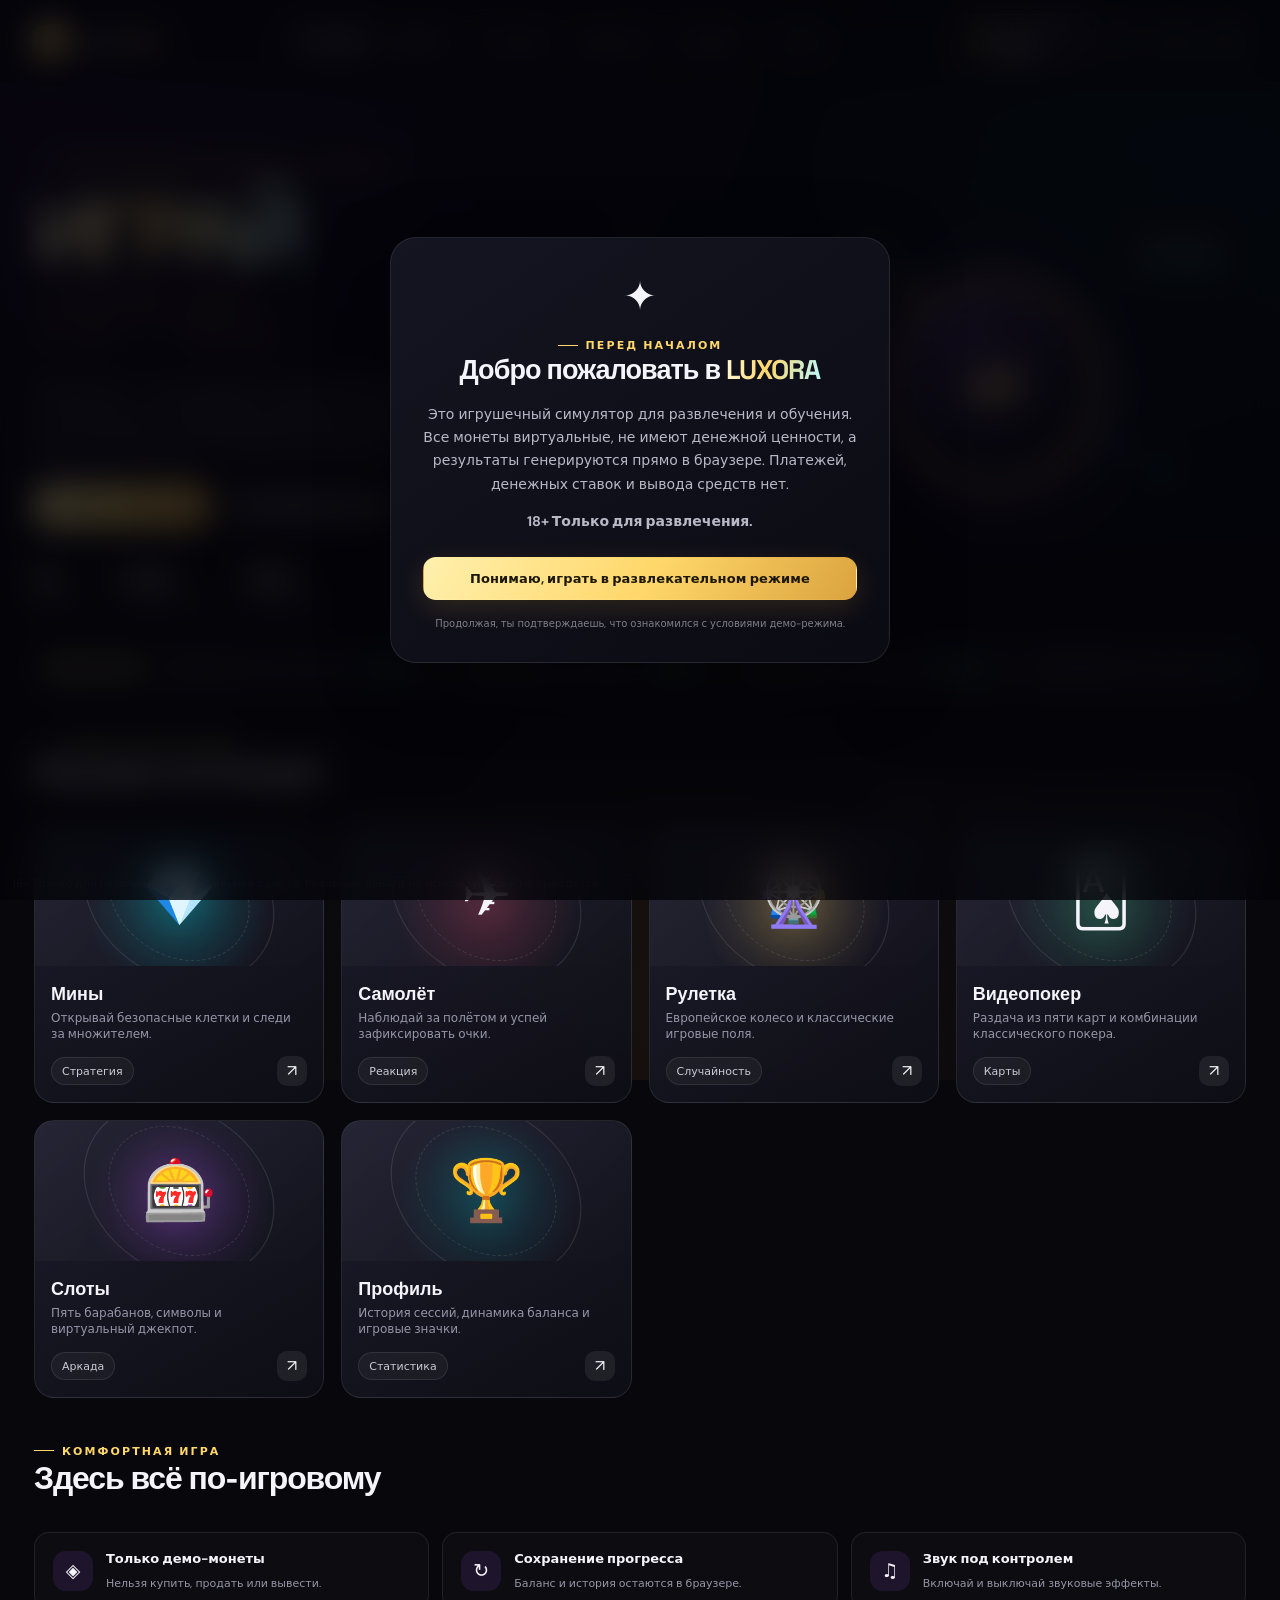
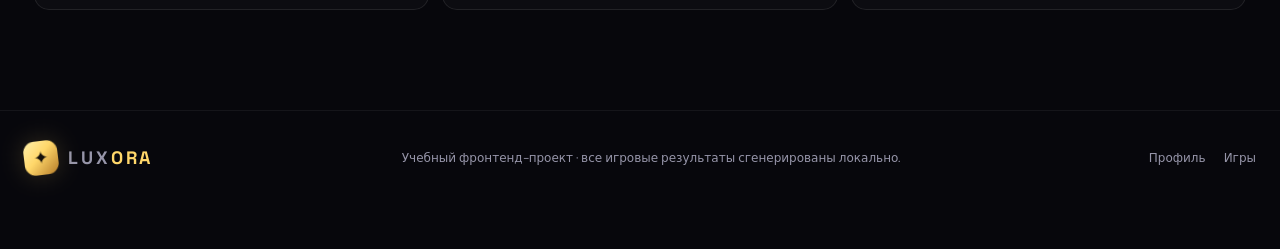
<file: index.html>
<!doctype html>
<html lang="ru">
<head>
  <meta charset="utf-8"><meta name="viewport" content="width=device-width, initial-scale=1">
  <meta name="theme-color" content="#07070c"><meta name="description" content="LUXORA — демонстрационный игровой зал с виртуальными монетами. Только развлечение, без реальных денег.">
  <title>LUXORA — игровой зал</title><link rel="stylesheet" href="common.css">
</head>
<body>
  <div id="site-loader"><div><div class="loader-logo">LUXORA</div><div class="loader-ring"></div></div></div>
  <canvas data-particles style="position:fixed;inset:0;width:100%;height:100%;pointer-events:none;z-index:-1;opacity:.65"></canvas>
  <header class="site-header"><div class="header-inner">
    <a class="brand" href="index.html"><span class="brand-mark">✦</span><span class="brand-name">LUX<span>ORA</span></span></a>
    <nav class="main-nav" data-main-nav aria-label="Основная навигация"><a class="nav-link" href="index.html">⌂ Главная</a><a class="nav-link" href="mines.html">▦ Мины</a><a class="nav-link" href="aviator.html">✈ Самолёт</a><a class="nav-link" href="roulette.html">◉ Рулетка</a><a class="nav-link" href="poker.html">♠ Покер</a><a class="nav-link" href="slots.html">✧ Слоты</a></nav>
    <div class="header-actions"><div class="balance-pill"><span class="coin-icon">◈</span><div><span class="balance-label">Демо-баланс</span><span class="balance-value" data-balance>5 000</span></div></div><button class="icon-btn" data-demo-bonus title="Добавить 5 000 виртуальных монет" aria-label="Пополнить демо-баланс">＋</button><a class="icon-btn" href="profile.html" aria-label="Профиль" title="Профиль">♙</a><button class="icon-btn" data-sound-toggle aria-label="Выключить звук" title="Звук">♫</button><button class="mobile-toggle" data-mobile-toggle aria-label="Открыть меню" aria-expanded="false">☰</button></div>
  </div></header>
  <main class="page-shell">
    <section class="home-hero">
      <div class="home-copy"><div class="eyebrow">Виртуальный игровой зал · версия 1.0</div><h1 class="home-title"><span class="gradient-text">ИГРАЙ</span><br><span class="outline">ЯРЧЕ.</span></h1><p>Твой вечер — твои правила. Открой коллекцию мини-игр, испытай удачу и собирай игровые достижения. Только виртуальные монеты, никаких платежей и вывода средств.</p><div class="hero-actions"><a class="btn btn-primary" href="mines.html">✦ Начать играть <span>↗</span></a><a class="btn btn-secondary" href="#games">Исследовать игры ↓</a></div><div class="hero-stats"><div class="hero-stat"><strong>06</strong><span>мини-игр</span></div><div class="hero-stat"><strong>5 000</strong><span>стартовых монет</span></div><div class="hero-stat"><strong>100%</strong><span>демо-режим</span></div></div></div>
      <div class="hero-visual" aria-hidden="true"><div class="hero-orbit"></div><div class="hero-orbit orbit-two"></div><div class="hero-chip"><span>LX</span></div><div class="hero-float one"><span class="muted">ТВОЯ СЕССИЯ</span><strong style="color:var(--green)">● Активна</strong></div><div class="hero-float two"><span class="muted">ИГРОВОЙ БАЛАНС</span><strong style="color:var(--gold)">◈ <span data-balance>5 000</span></strong></div></div>
    </section>
    <div class="ticker" aria-label="Демонстрационная анимационная лента"><div class="ticker-label">ДЕМО-ЛЕНТА</div><div class="ticker-track" id="demo-ticker"></div></div>
    <section class="section" id="games"><div class="section-heading"><div><div class="eyebrow">Выбери свой режим</div><h2>Игровая коллекция</h2></div><p>Каждая игра использует только виртуальные монеты</p></div>
      <div class="game-grid">
        <a class="game-card" href="mines.html" style="--glow:rgba(0,229,242,.24)"><div class="game-art"><span class="game-symbol">💎</span></div><div class="game-card-content"><h3>Мины</h3><p>Открывай безопасные клетки и следи за множителем.</p><div class="game-card-footer"><span class="pill">Стратегия</span><span class="game-arrow">↗</span></div></div></a>
        <a class="game-card" href="aviator.html" style="--glow:rgba(255,85,121,.22)"><div class="game-art"><span class="game-symbol">✈️</span></div><div class="game-card-content"><h3>Самолёт</h3><p>Наблюдай за полётом и успей зафиксировать очки.</p><div class="game-card-footer"><span class="pill">Реакция</span><span class="game-arrow">↗</span></div></div></a>
        <a class="game-card" href="roulette.html" style="--glow:rgba(255,215,106,.22)"><div class="game-art"><span class="game-symbol">🎡</span></div><div class="game-card-content"><h3>Рулетка</h3><p>Европейское колесо и классические игровые поля.</p><div class="game-card-footer"><span class="pill">Случайность</span><span class="game-arrow">↗</span></div></div></a>
        <a class="game-card" href="poker.html" style="--glow:rgba(65,230,162,.2)"><div class="game-art"><span class="game-symbol">🂡</span></div><div class="game-card-content"><h3>Видеопокер</h3><p>Раздача из пяти карт и комбинации классического покера.</p><div class="game-card-footer"><span class="pill">Карты</span><span class="game-arrow">↗</span></div></div></a>
        <a class="game-card" href="slots.html" style="--glow:rgba(157,78,221,.26)"><div class="game-art"><span class="game-symbol">🎰</span></div><div class="game-card-content"><h3>Слоты</h3><p>Пять барабанов, символы и виртуальный джекпот.</p><div class="game-card-footer"><span class="pill">Аркада</span><span class="game-arrow">↗</span></div></div></a>
        <a class="game-card" href="profile.html" style="--glow:rgba(0,229,242,.16)"><div class="game-art"><span class="game-symbol">🏆</span></div><div class="game-card-content"><h3>Профиль</h3><p>История сессий, динамика баланса и игровые значки.</p><div class="game-card-footer"><span class="pill">Статистика</span><span class="game-arrow">↗</span></div></div></a>
      </div>
    </section>
    <section class="section"><div class="section-heading"><div><div class="eyebrow">Комфортная игра</div><h2>Здесь всё по-игровому</h2></div></div><div class="feature-strip"><div class="feature-card"><div class="feature-icon">◈</div><div><strong>Только демо-монеты</strong><span>Нельзя купить, продать или вывести.</span></div></div><div class="feature-card"><div class="feature-icon">↻</div><div><strong>Сохранение прогресса</strong><span>Баланс и история остаются в браузере.</span></div></div><div class="feature-card"><div class="feature-icon">♫</div><div><strong>Звук под контролем</strong><span>Включай и выключай звуковые эффекты.</span></div></div></div></section>
  </main>
  <footer class="site-footer"><div class="footer-inner"><a class="brand" href="index.html"><span class="brand-mark">✦</span><span class="brand-name">LUX<span>ORA</span></span></a><span>Учебный фронтенд-проект · все игровые результаты сгенерированы локально.</span><div class="footer-links"><a href="profile.html">Профиль</a><a href="mines.html">Игры</a></div></div></footer>
  <div class="disclaimer-fixed">18+ Только для развлечения. Виртуальная валюта. Реальные деньги не используются и не выводятся.</div>
  <div id="disclaimer" role="dialog" aria-modal="true" aria-labelledby="disclaimer-title"><div class="disclaimer-card glass"><div class="disclaimer-icon">✦</div><div class="eyebrow" style="justify-content:center">Перед началом</div><h2 id="disclaimer-title">Добро пожаловать в <span class="gradient-text">LUXORA</span></h2><p>Это игрушечный симулятор для развлечения и обучения. Все монеты виртуальные, не имеют денежной ценности, а результаты генерируются прямо в браузере. Платежей, денежных ставок и вывода средств нет.</p><p><strong>18+ Только для развлечения.</strong></p><button class="btn btn-primary" data-disclaimer-accept>Понимаю, играть в развлекательном режиме</button><div class="disclaimer-foot">Продолжая, ты подтверждаешь, что ознакомился с условиями демо-режима.</div></div></div>
  <script src="common.js"></script><script>
    // This ticker is deliberately synthetic; it is labelled as a demo feed.
    const demoItems = [['Игрок LX-04','1 250','x2.5'],['Игрок NOVA','480','x1.6'],['Игрок PIXEL','2 100','x4.2'],['Игрок ORBIT','760','x1.9'],['Игрок ECHO','3 300','x3.3'],['Игрок MINT','520','x1.3']];
    const itemHTML = demoItems.map(([name,coins,multi])=>`<div class="ticker-item">${name} <span>· демо-результат</span> <strong>+${coins} ◈</strong> <span>${multi}</span></div>`).join('');
    const ticker = document.getElementById('demo-ticker'); ticker.innerHTML = itemHTML + itemHTML;
  </script>
</body></html>
</file>
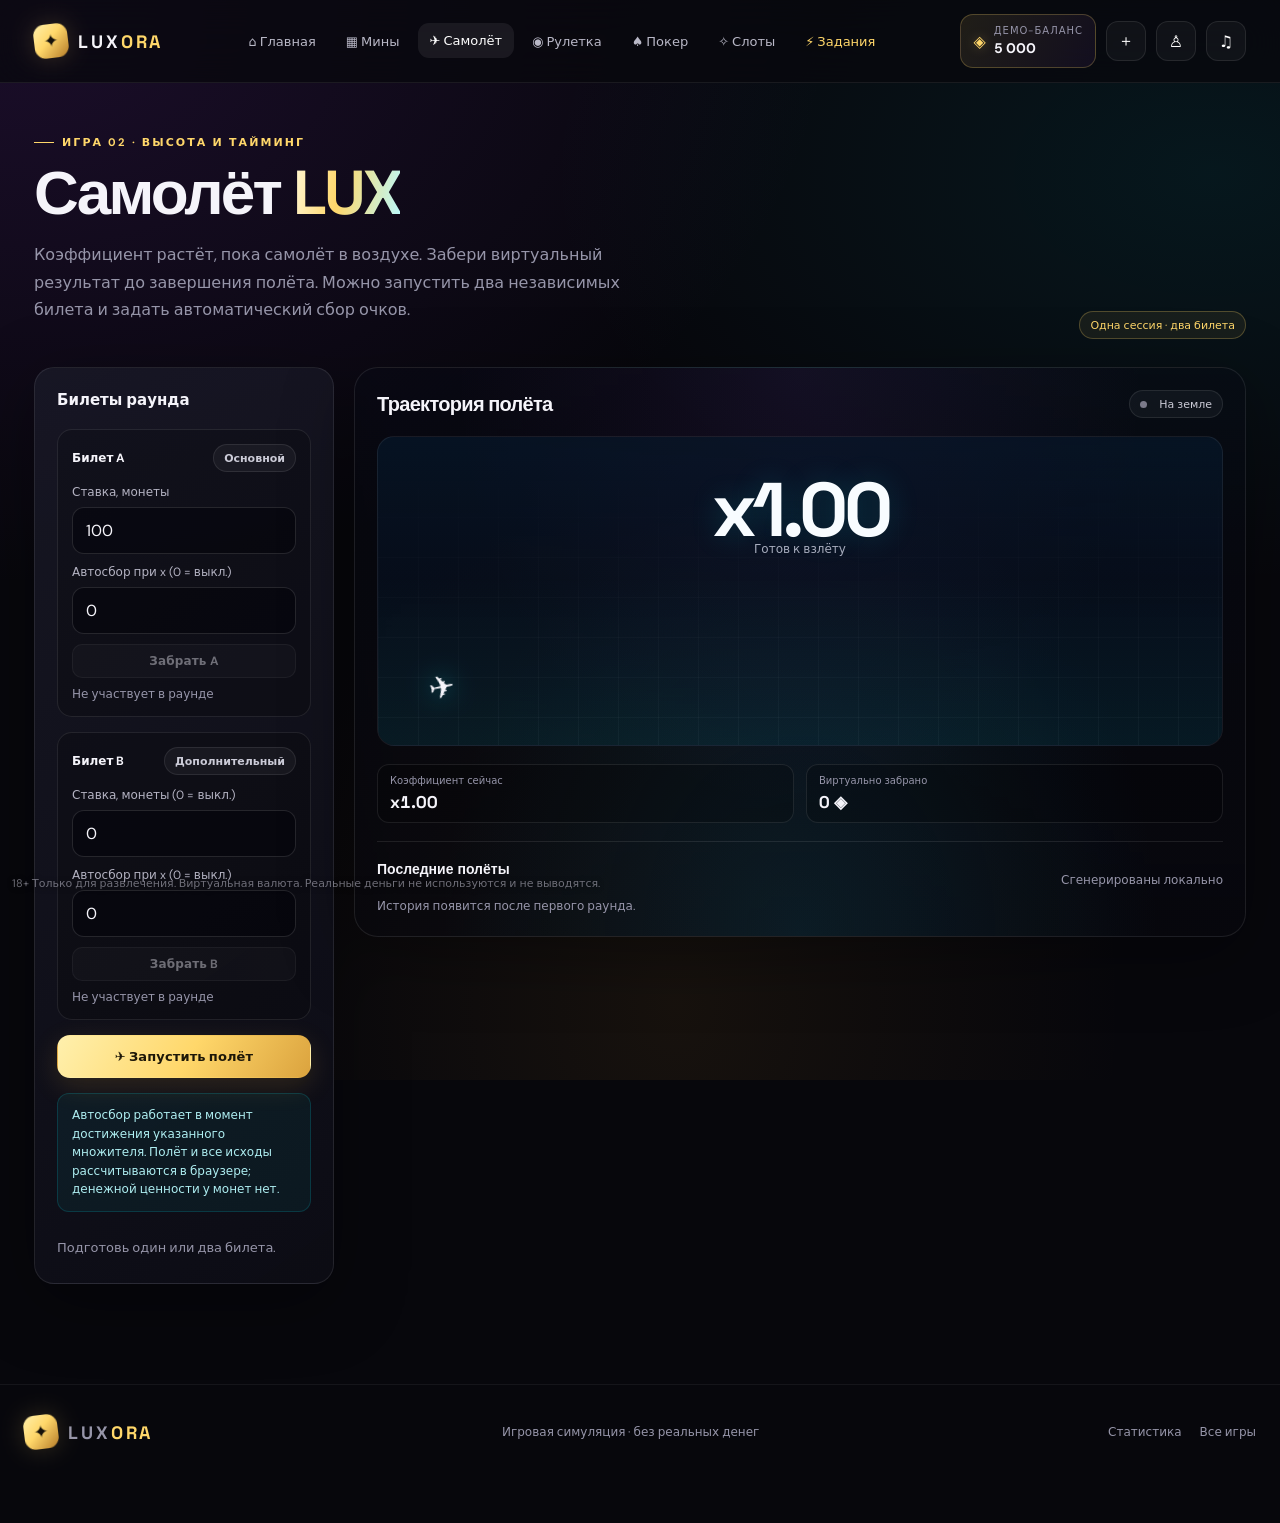
<file: aviator.html>
<!doctype html><html lang="ru"><head><meta charset="utf-8"><meta name="viewport" content="width=device-width,initial-scale=1"><meta name="theme-color" content="#07070c"><title>Самолёт — LUXORA</title><link rel="stylesheet" href="common.css"></head><body>
<div id="site-loader"><div><div class="loader-logo">LUXORA</div><div class="loader-ring"></div></div></div>
<header class="site-header"><div class="header-inner"><a class="brand" href="index.html"><span class="brand-mark">✦</span><span class="brand-name">LUX<span>ORA</span></span></a><nav class="main-nav" data-main-nav><a class="nav-link" href="index.html">⌂ Главная</a><a class="nav-link" href="mines.html">▦ Мины</a><a class="nav-link" href="aviator.html">✈ Самолёт</a><a class="nav-link" href="roulette.html">◉ Рулетка</a><a class="nav-link" href="poker.html">♠ Покер</a><a class="nav-link" href="slots.html">✧ Слоты</a></nav><div class="header-actions"><div class="balance-pill"><span class="coin-icon">◈</span><div><span class="balance-label">Демо-баланс</span><span class="balance-value" data-balance>5 000</span></div></div><button class="icon-btn" data-demo-bonus title="Бесплатно добавить 5 000 монет">＋</button><a class="icon-btn" href="profile.html" aria-label="Профиль">♙</a><button class="icon-btn" data-sound-toggle aria-label="Звук">♫</button><button class="mobile-toggle" data-mobile-toggle aria-label="Меню">☰</button></div></div></header>
<main class="page-shell"><div class="page-hero"><div><div class="eyebrow">Игра 02 · высота и тайминг</div><h1>Самолёт <span class="gradient-text">LUX</span></h1><p class="muted" style="max-width:620px;line-height:1.7">Коэффициент растёт, пока самолёт в воздухе. Забери виртуальный результат до завершения полёта. Можно запустить два независимых билета и задать автоматический сбор очков.</p></div><span class="pill gold">Одна сессия · два билета</span></div>
<div class="game-layout"><aside class="control-panel glass panel"><div class="panel-title">Билеты раунда</div><div class="control-stack">
<div class="bet-ticket"><div class="bet-ticket-head"><span>Билет A</span><span class="pill">Основной</span></div><div class="field"><label for="bet-a">Ставка, монеты</label><input class="input" id="bet-a" type="number" value="100" min="1" step="10"></div><div class="field" style="margin-top:10px"><label for="auto-a">Автосбор при x (0 = выкл.)</label><input class="input" id="auto-a" type="number" value="0" min="0" max="50" step="0.1"></div><button class="btn btn-secondary btn-wide btn-sm" id="cash-a" style="margin-top:10px" disabled>Забрать A</button><div class="small muted" id="status-a" style="margin-top:8px">Не участвует в раунде</div></div>
<div class="bet-ticket"><div class="bet-ticket-head"><span>Билет B</span><span class="pill">Дополнительный</span></div><div class="field"><label for="bet-b">Ставка, монеты (0 = выкл.)</label><input class="input" id="bet-b" type="number" value="0" min="0" step="10"></div><div class="field" style="margin-top:10px"><label for="auto-b">Автосбор при x (0 = выкл.)</label><input class="input" id="auto-b" type="number" value="0" min="0" max="50" step="0.1"></div><button class="btn btn-secondary btn-wide btn-sm" id="cash-b" style="margin-top:10px" disabled>Забрать B</button><div class="small muted" id="status-b" style="margin-top:8px">Не участвует в раунде</div></div>
<button class="btn btn-primary btn-wide" id="launch">✈ Запустить полёт</button><div class="notice">Автосбор работает в момент достижения указанного множителя. Полёт и все исходы рассчитываются в браузере; денежной ценности у монет нет.</div><div class="result-message" id="flight-message" role="status">Подготовь один или два билета.</div></div></aside>
<section class="game-stage glass aviator-stage"><div class="stage-inner"><div class="stage-topline"><h2>Траектория полёта</h2><span class="pill"><span class="status-dot" id="flight-dot" style="background:#7b7a8a;box-shadow:none"></span><span id="flight-state">На земле</span></span></div><div class="flight-window"><div class="flight-glow"></div><svg class="flight-svg" viewBox="0 0 1000 310" preserveAspectRatio="none" aria-hidden="true"><defs><linearGradient id="flightGradient" x1="0" x2="1"><stop offset="0" stop-color="#00e5f2"/><stop offset=".65" stop-color="#9d4edd"/><stop offset="1" stop-color="#ffd76a"/></linearGradient></defs><path id="flight-path" class="flight-line" d="M 40 292 C 210 290, 300 275, 405 235 S 570 140, 650 95 S 825 35, 965 -20" pathLength="1000"/></svg><div class="flight-multiplier" id="flight-multiplier">x1.00</div><div class="flight-status" id="flight-status">Готов к взлёту</div><div class="plane" id="plane">✈</div></div><div class="aviator-controls"><div class="metric"><span>Коэффициент сейчас</span><strong id="metric-multi">x1.00</strong></div><div class="metric"><span>Виртуально забрано</span><strong id="metric-paid">0 ◈</strong></div></div><div class="divider"></div><div class="section-heading" style="margin-bottom:10px"><h3 style="font-size:14px">Последние полёты</h3><span class="small muted">Сгенерированы локально</span></div><div class="history-badges" id="flight-history"><span class="muted small">История появится после первого раунда.</span></div></div></section></div></main>
<footer class="site-footer"><div class="footer-inner"><a class="brand" href="index.html"><span class="brand-mark">✦</span><span class="brand-name">LUX<span>ORA</span></span></a><span>Игровая симуляция · без реальных денег</span><div class="footer-links"><a href="profile.html">Статистика</a><a href="index.html">Все игры</a></div></div></footer><div class="disclaimer-fixed">18+ Только для развлечения. Виртуальная валюта. Реальные деньги не используются и не выводятся.</div>
<script src="common.js"></script><script>
(() => {
 const $=id=>document.getElementById(id); let running=false, raf=0, startTime=0, crashAt=1, current=1, roundHistory=[];
 const tickets=[{key:'a',stake:0,auto:0,cashed:false,payout:0,participating:false},{key:'b',stake:0,auto:0,cashed:false,payout:0,participating:false}];
 const say=(text,type='')=>{$('flight-message').textContent=text;$('flight-message').className='result-message '+type;};
 const setTicketStatus=(t,text)=>{$('status-'+t.key).textContent=text;};
 const freezeInputs=state=>['bet-a','bet-b','auto-a','auto-b'].forEach(id=>$(id).disabled=state);
 function updateUI(){ $('flight-multiplier').textContent='x'+current.toFixed(2);$('metric-multi').textContent='x'+current.toFixed(2);$('metric-paid').textContent=Luxora.format(tickets.reduce((n,t)=>n+t.payout,0))+' ◈';$('flight-multiplier').classList.toggle('crashed',!running&&crashAt>1);tickets.forEach(t=>{$('cash-'+t.key).disabled=!(running&&t.participating&&!t.cashed);}); }
 function cashout(t,automatic=false){ if(!running||!t.participating||t.cashed)return; t.cashed=true;t.payout=Math.floor(t.stake*current);Luxora.addBalance(t.payout,'aviator-cashout');Luxora.playTone('win');setTicketStatus(t,`Забрано ${Luxora.format(t.payout)} ◈ при x${current.toFixed(2)}`);say(`${t.key.toUpperCase()}: ${automatic?'автосбор':'результат забран'} при x${current.toFixed(2)} — ${Luxora.format(t.payout)} виртуальных монет.`,'win');if(t.payout>=t.stake*2)Luxora.confetti(45);updateUI();}
 function finishRound(){running=false;cancelAnimationFrame(raf);current=crashAt;$('flight-dot').style.background='var(--red)';$('flight-dot').style.boxShadow='0 0 12px var(--red)';$('flight-state').textContent='Полёт завершён';$('flight-status').textContent=`Полёт завершён на x${crashAt.toFixed(2)}`;$('flight-multiplier').classList.add('crashed');$('plane').style.opacity='0';$('plane').style.transform='rotate(25deg) scale(.7)';$('launch').disabled=false;freezeInputs(false);
   tickets.forEach(t=>{if(!t.participating)return;if(!t.cashed){setTicketStatus(t,'Не успел забрать — 0 ◈');}Luxora.record({game:'Самолёт',stake:t.stake,payout:t.payout,multiplier:t.cashed?(t.payout/t.stake):0,result:t.cashed?(t.payout>=t.stake?'win':'neutral'):'loss',note:`Краш x${crashAt.toFixed(2)}${t.cashed?`; собрал x${(t.payout/t.stake).toFixed(2)}`:''}`});});
   roundHistory.unshift(crashAt);roundHistory=roundHistory.slice(0,9);renderHistory();if(tickets.some(t=>t.participating&&!t.cashed))Luxora.playTone('loss');else Luxora.playTone('click');say(`Полёт окончен на x${crashAt.toFixed(2)}. Раунд зафиксирован в истории.`,tickets.some(t=>t.cashed)?'gold':'loss');updateUI();
 }
 function animate(now){if(!running)return;const elapsed=(now-startTime)/1000;current=Math.min(50,Math.exp(elapsed*.24));if(current>=crashAt){current=crashAt;updateFlightVisual();finishRound();return;}tickets.forEach(t=>{if(t.participating&&!t.cashed&&t.auto>1&&current>=t.auto)cashout(t,true);});updateFlightVisual();updateUI();raf=requestAnimationFrame(animate);}
 function updateFlightVisual(){const progress=Math.min(1,Math.max(0,(current-1)/(Math.max(1.5,crashAt)-1)));$('flight-path').style.strokeDashoffset=String(1000*(1-Math.min(.94,progress)));const x=6+progress*80;const y=12+Math.pow(progress,1.5)*67;$('plane').style.left=x+'%';$('plane').style.bottom=y+'%';$('plane').style.transform=`rotate(${-12-progress*27}deg)`;$('plane').style.opacity='1';}
 function startRound(){if(running)return;const stakes=[Math.floor(Number($('bet-a').value)||0),Math.floor(Number($('bet-b').value)||0)];const autos=[Number($('auto-a').value)||0,Number($('auto-b').value)||0];if(stakes[0]<1&&stakes[1]<1){say('Укажи ставку минимум в одном билете.','loss');return;}if(stakes.some(n=>n<0)){say('Ставка не может быть отрицательной.','loss');return;}const total=stakes.reduce((a,b)=>a+b,0);if(total>Luxora.getBalance()){say('Не хватает виртуальных монет на оба билета.','loss');Luxora.playTone('loss');return;}if(!Luxora.spend(total)){say('Не удалось списать виртуальные монеты.','loss');return;}
   tickets.forEach((t,i)=>{t.stake=stakes[i];t.auto=Math.max(0,autos[i]);t.cashed=false;t.payout=0;t.participating=stakes[i]>0;setTicketStatus(t,t.participating?'В полёте…':'Не участвует');});
   crashAt=Math.min(50,Math.max(1,Math.floor((.99/(1-Math.random()))*100)/100));current=1;running=true;startTime=performance.now();$('launch').disabled=true;freezeInputs(true);$('flight-dot').style.background='var(--green)';$('flight-dot').style.boxShadow='0 0 12px var(--green)';$('flight-state').textContent='В воздухе';$('flight-status').textContent='Лови момент, коэффициент растёт';$('flight-path').style.strokeDashoffset='1000';$('plane').style.left='6%';$('plane').style.bottom='12%';$('plane').style.opacity='1';$('plane').style.transform='rotate(-12deg)';$('flight-multiplier').classList.remove('crashed');say('Полёт начался. Забери результат вовремя!','gold');Luxora.playTone('click');updateUI();raf=requestAnimationFrame(animate);
 }
 function renderHistory(){const node=$('flight-history');node.innerHTML='';roundHistory.forEach(m=>{const span=document.createElement('span');span.className='history-badge'+(m<2?' low':'');span.textContent='x'+m.toFixed(2);node.appendChild(span);});if(!roundHistory.length)node.innerHTML='<span class="muted small">История появится после первого раунда.</span>';}
 $('launch').addEventListener('click',startRound);$('cash-a').addEventListener('click',()=>cashout(tickets[0]));$('cash-b').addEventListener('click',()=>cashout(tickets[1]));updateUI();
})();
</script></body></html>
</file>
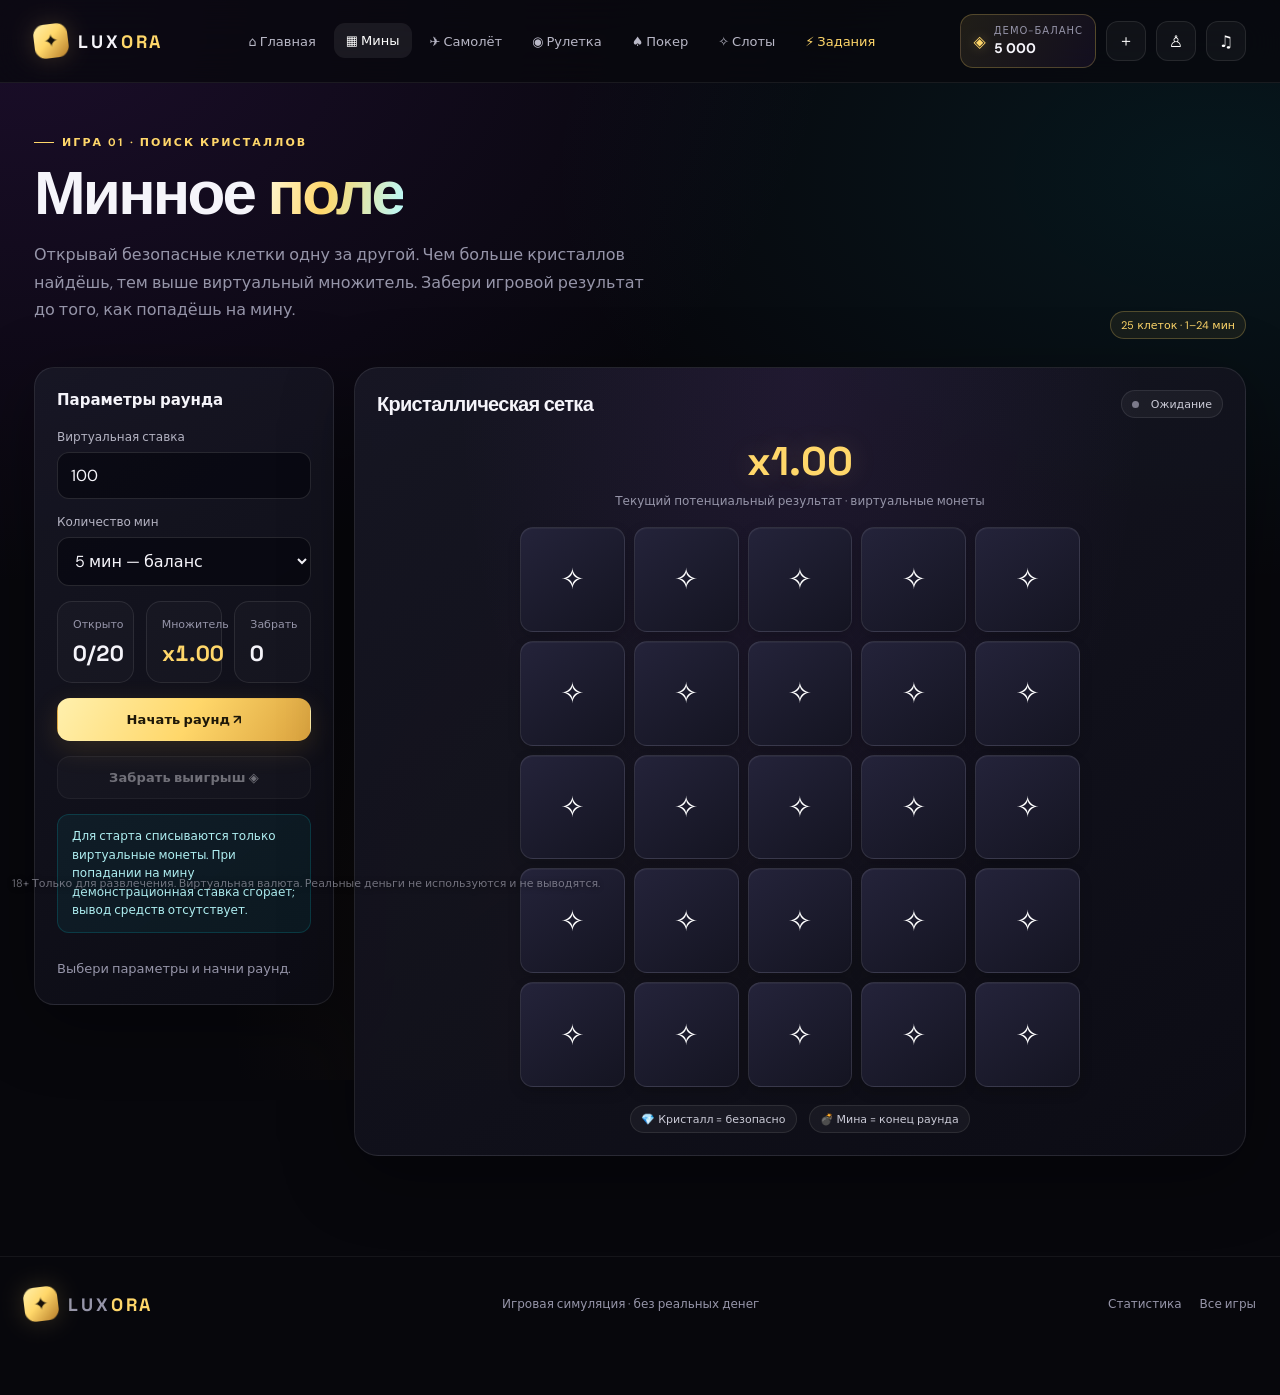
<file: mines.html>
<!doctype html><html lang="ru"><head><meta charset="utf-8"><meta name="viewport" content="width=device-width,initial-scale=1"><meta name="theme-color" content="#07070c"><title>Мины — LUXORA</title><link rel="stylesheet" href="common.css"></head><body>
<div id="site-loader"><div><div class="loader-logo">LUXORA</div><div class="loader-ring"></div></div></div>
<header class="site-header"><div class="header-inner"><a class="brand" href="index.html"><span class="brand-mark">✦</span><span class="brand-name">LUX<span>ORA</span></span></a><nav class="main-nav" data-main-nav><a class="nav-link" href="index.html">⌂ Главная</a><a class="nav-link" href="mines.html">▦ Мины</a><a class="nav-link" href="aviator.html">✈ Самолёт</a><a class="nav-link" href="roulette.html">◉ Рулетка</a><a class="nav-link" href="poker.html">♠ Покер</a><a class="nav-link" href="slots.html">✧ Слоты</a></nav><div class="header-actions"><div class="balance-pill"><span class="coin-icon">◈</span><div><span class="balance-label">Демо-баланс</span><span class="balance-value" data-balance>5 000</span></div></div><button class="icon-btn" data-demo-bonus title="Бесплатно добавить 5 000 монет">＋</button><a class="icon-btn" href="profile.html" aria-label="Профиль">♙</a><button class="icon-btn" data-sound-toggle aria-label="Звук">♫</button><button class="mobile-toggle" data-mobile-toggle aria-label="Меню">☰</button></div></div></header>
<main class="page-shell"><div class="page-hero"><div><div class="eyebrow">Игра 01 · поиск кристаллов</div><h1>Минное <span class="gradient-text">поле</span></h1><p class="muted" style="max-width:620px;line-height:1.7">Открывай безопасные клетки одну за другой. Чем больше кристаллов найдёшь, тем выше виртуальный множитель. Забери игровой результат до того, как попадёшь на мину.</p></div><span class="pill gold">25 клеток · 1–24 мин</span></div>
<div class="game-layout"><aside class="control-panel glass panel"><div class="panel-title">Параметры раунда</div><div class="control-stack"><div class="field"><label for="bet-amount">Виртуальная ставка</label><input class="input" id="bet-amount" type="number" value="100" min="1" step="10" inputmode="numeric"></div><div class="field"><label for="mine-count">Количество мин</label><select class="input" id="mine-count"><option value="1">1 мина — спокойно</option><option value="2">2 мины</option><option value="3">3 мины</option><option value="4">4 мины</option><option value="5" selected>5 мин — баланс</option><option value="6">6 мин</option><option value="7">7 мин</option><option value="8">8 мин</option><option value="9">9 мин</option><option value="10">10 мин</option><option value="11">11 мин</option><option value="12">12 мин</option><option value="13">13 мин</option><option value="14">14 мин</option><option value="15">15 мин</option><option value="16">16 мин</option><option value="17">17 мин</option><option value="18">18 мин</option><option value="19">19 мин</option><option value="20">20 мин</option><option value="21">21 мин</option><option value="22">22 мин</option><option value="23">23 мин</option><option value="24">24 мин — сложно</option></select></div><div class="stat-grid"><div class="stat-card"><div class="label">Открыто</div><div class="value" id="opened-count">0/20</div></div><div class="stat-card"><div class="label">Множитель</div><div class="value" id="side-multi" style="color:var(--gold)">x1.00</div></div><div class="stat-card"><div class="label">Забрать</div><div class="value" id="side-payout">0</div></div></div><button class="btn btn-primary btn-wide" id="start-game">Начать раунд ↗</button><button class="btn btn-secondary btn-wide" id="cashout" disabled>Забрать выигрыш ◈</button><div class="notice">Для старта списываются только виртуальные монеты. При попадании на мину демонстрационная ставка сгорает; вывод средств отсутствует.</div><div class="result-message" id="game-message" role="status">Выбери параметры и начни раунд.</div></div></aside>
<section class="game-stage glass"><div class="stage-inner"><div class="stage-topline"><h2>Кристаллическая сетка</h2><span class="pill"><span class="status-dot" id="round-dot" style="background:#7b7a8a;box-shadow:none"></span><span id="round-state">Ожидание</span></span></div><div class="mine-multiplier" id="big-multiplier">x1.00</div><div class="muted small" style="text-align:center">Текущий потенциальный результат · виртуальные монеты</div><div class="mines-grid" id="mines-grid" aria-label="Сетка 5 на 5"></div><div class="mine-toolbar"><span class="pill">💎 Кристалл = безопасно</span><span class="pill">💣 Мина = конец раунда</span></div></div></section></div>
</main><footer class="site-footer"><div class="footer-inner"><a class="brand" href="index.html"><span class="brand-mark">✦</span><span class="brand-name">LUX<span>ORA</span></span></a><span>Игровая симуляция · без реальных денег</span><div class="footer-links"><a href="profile.html">Статистика</a><a href="index.html">Все игры</a></div></div></footer><div class="disclaimer-fixed">18+ Только для развлечения. Виртуальная валюта. Реальные деньги не используются и не выводятся.</div>
<script src="common.js"></script><script>
(() => {
 const $ = id => document.getElementById(id); const grid = $('mines-grid');
 let active = false, mineSet = new Set(), revealed = new Set(), mines = 5, stake = 0, multiplier = 1, safeOpened = 0;
 const cells = [];
 for (let i=0;i<25;i++){ const btn=document.createElement('button'); btn.className='mine-cell'; btn.type='button'; btn.disabled=true; btn.setAttribute('aria-label',`Клетка ${i+1}`); btn.textContent='✧'; btn.addEventListener('click',()=>reveal(i)); grid.appendChild(btn); cells.push(btn); }
 const say = (message, type='') => { $('game-message').textContent=message; $('game-message').className='result-message '+type; };
 const updateCounters = () => { $('opened-count').textContent=`${safeOpened}/${25-mines}`; $('side-multi').textContent='x'+multiplier.toFixed(2); $('big-multiplier').textContent='x'+multiplier.toFixed(2); $('side-payout').textContent=active?Luxora.format(Math.floor(stake*multiplier)):'0'; $('cashout').disabled=!active||safeOpened===0; };
 const calcMultiplier = k => { let m=1; for(let i=0;i<k;i++) m *= (25-i)/(25-mines-i); return m*.99; };
 const finish = (kind, payout=0) => {
   active=false; cells.forEach((cell,i)=>{cell.disabled=true;if(mineSet.has(i)&&!cell.classList.contains('bomb')){cell.classList.add('bomb');cell.textContent='💣';}});
   $('start-game').disabled=false; $('mine-count').disabled=false; $('bet-amount').disabled=false; $('round-dot').style.background=kind==='win'?'var(--green)':kind==='loss'?'var(--red)':'#7b7a8a'; $('round-dot').style.boxShadow=kind==='win'?'0 0 10px var(--green)':'none'; $('round-state').textContent=kind==='win'?'Забрано':kind==='loss'?'Мина!':'Завершено';
   Luxora.record({game:'Мины',stake,payout,multiplier:kind==='win'?multiplier:0,result:kind,note:`Мин: ${mines}, кристаллов: ${safeOpened}`}); updateCounters();
 };
 const start = () => {
   if(active)return; const bet=Math.floor(Number($('bet-amount').value)); mines=Number($('mine-count').value);
   if(!Number.isFinite(bet)||bet<1){say('Ставка должна быть не меньше 1 виртуальной монеты.','loss');return;}
   if(bet>Luxora.getBalance()){say('Недостаточно виртуальных монет. Пополни демо-баланс кнопкой ＋.','loss');Luxora.playTone('loss');return;}
   if(!Luxora.spend(bet)){say('Не удалось списать виртуальные монеты.','loss');return;}
   stake=bet; active=true; safeOpened=0; multiplier=1; mineSet=new Set();revealed=new Set(); while(mineSet.size<mines)mineSet.add(Math.floor(Math.random()*25));
   cells.forEach(c=>{c.disabled=false;c.className='mine-cell';c.textContent='✧';}); $('start-game').disabled=true;$('mine-count').disabled=true;$('bet-amount').disabled=true;$('round-dot').style.background='var(--green)';$('round-dot').style.boxShadow='0 0 10px var(--green)';$('round-state').textContent='Раунд идёт';say('Раунд начался. Выбирай клетку или забери результат после первого кристалла.');Luxora.playTone('click');updateCounters();
 };
 const reveal = index => {
   if(!active||revealed.has(index))return; revealed.add(index);const cell=cells[index];cell.disabled=true;
   if(mineSet.has(index)){cell.classList.add('bomb');cell.textContent='💣';cell.animate([{transform:'scale(.7) rotate(-8deg)'},{transform:'scale(1.14) rotate(5deg)'},{transform:'scale(1)'}],{duration:380,easing:'cubic-bezier(.2,.8,.2,1)'}); Luxora.playTone('mine'); for(const c of cells){if(mineSet.has(cells.indexOf(c))){c.classList.add('bomb');c.textContent='💣';}else if(revealed.has(cells.indexOf(c))){c.classList.add('safe');c.textContent='💎';}} finish('loss');say(`Мина! Раунд завершён, потеряно ${Luxora.format(stake)} виртуальных монет. Попробуй ещё раз.`, 'loss');return;}
   safeOpened++;cell.classList.add('safe');cell.textContent='💎';cell.setAttribute('aria-label',`Клетка ${index+1}: безопасно`);multiplier=calcMultiplier(safeOpened);Luxora.playTone('click');updateCounters();say(`Кристалл найден! Потенциальный результат: ${Luxora.format(Math.floor(stake*multiplier))} монет.`, 'gold');
   if(safeOpened>=25-mines){cashout(true);}
 };
 const cashout = automatic => {
   if(!active||safeOpened===0)return;const payout=Math.floor(stake*multiplier);Luxora.addBalance(payout,'mines-cashout');Luxora.playTone('win');if(payout>=stake*2)Luxora.confetti(65);finish('win',payout);say(`${automatic?'Все безопасные клетки открыты! ':'Результат забран: '}${Luxora.format(payout)} виртуальных монет (x${multiplier.toFixed(2)}).`,'win');
 };
 $('start-game').addEventListener('click',start);$('cashout').addEventListener('click',()=>cashout(false));$('mine-count').addEventListener('change',()=>{if(!active){$('opened-count').textContent=`0/${25-Number($('mine-count').value)}`;}});
 updateCounters();
})();
</script></body></html>
</file>
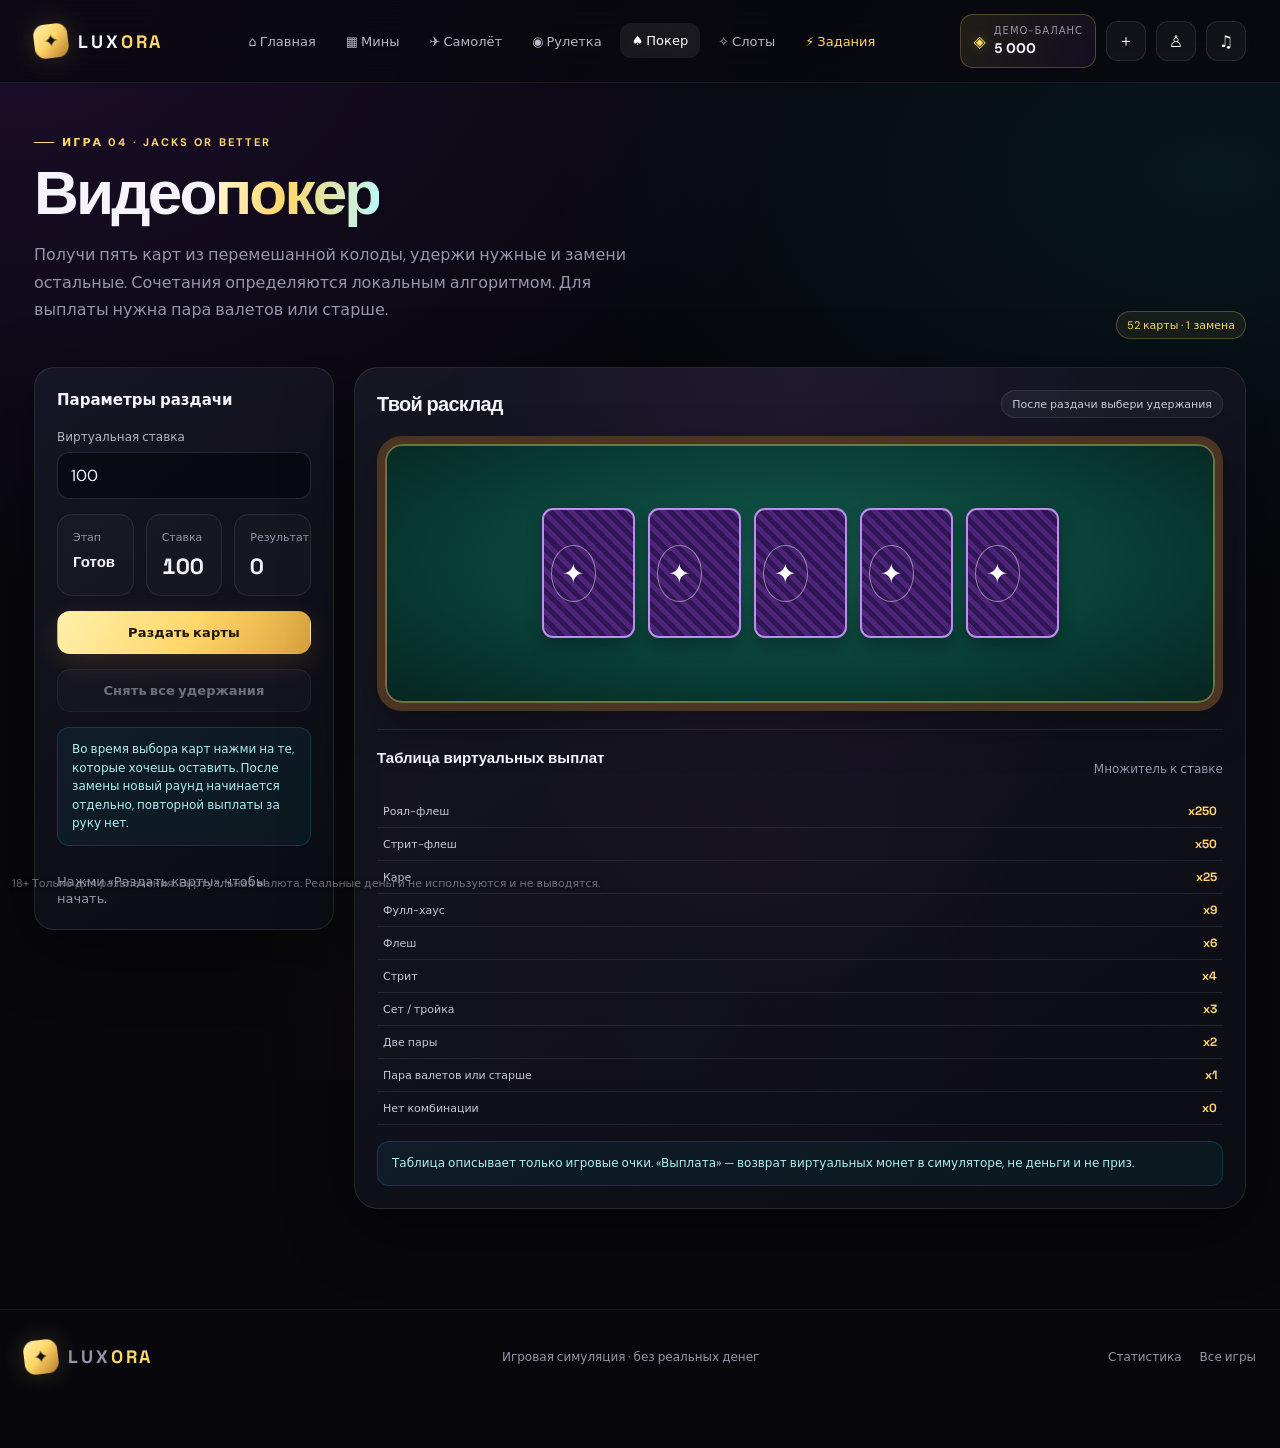
<file: poker.html>
<!doctype html><html lang="ru"><head><meta charset="utf-8"><meta name="viewport" content="width=device-width,initial-scale=1"><meta name="theme-color" content="#07070c"><title>Видеопокер — LUXORA</title><link rel="stylesheet" href="common.css"></head><body>
<div id="site-loader"><div><div class="loader-logo">LUXORA</div><div class="loader-ring"></div></div></div>
<header class="site-header"><div class="header-inner"><a class="brand" href="index.html"><span class="brand-mark">✦</span><span class="brand-name">LUX<span>ORA</span></span></a><nav class="main-nav" data-main-nav><a class="nav-link" href="index.html">⌂ Главная</a><a class="nav-link" href="mines.html">▦ Мины</a><a class="nav-link" href="aviator.html">✈ Самолёт</a><a class="nav-link" href="roulette.html">◉ Рулетка</a><a class="nav-link" href="poker.html">♠ Покер</a><a class="nav-link" href="slots.html">✧ Слоты</a></nav><div class="header-actions"><div class="balance-pill"><span class="coin-icon">◈</span><div><span class="balance-label">Демо-баланс</span><span class="balance-value" data-balance>5 000</span></div></div><button class="icon-btn" data-demo-bonus title="Бесплатно добавить 5 000 монет">＋</button><a class="icon-btn" href="profile.html" aria-label="Профиль">♙</a><button class="icon-btn" data-sound-toggle aria-label="Звук">♫</button><button class="mobile-toggle" data-mobile-toggle aria-label="Меню">☰</button></div></div></header>
<main class="page-shell"><div class="page-hero"><div><div class="eyebrow">Игра 04 · jacks or better</div><h1>Видео<span class="gradient-text">покер</span></h1><p class="muted" style="max-width:620px;line-height:1.7">Получи пять карт из перемешанной колоды, удержи нужные и замени остальные. Сочетания определяются локальным алгоритмом. Для выплаты нужна пара валетов или старше.</p></div><span class="pill gold">52 карты · 1 замена</span></div>
<div class="game-layout"><aside class="control-panel glass panel"><div class="panel-title">Параметры раздачи</div><div class="control-stack"><div class="field"><label for="poker-bet">Виртуальная ставка</label><input class="input" type="number" id="poker-bet" min="1" max="10000" step="10" value="100"></div><div class="stat-grid"><div class="stat-card"><div class="label">Этап</div><div class="value" id="poker-stage" style="font-size:15px">Готов</div></div><div class="stat-card"><div class="label">Ставка</div><div class="value" id="poker-current-bet">100</div></div><div class="stat-card"><div class="label">Результат</div><div class="value" id="poker-payout">0</div></div></div><button class="btn btn-primary btn-wide" id="poker-action">Раздать карты</button><button class="btn btn-secondary btn-wide" id="clear-holds" disabled>Снять все удержания</button><div class="notice">Во время выбора карт нажми на те, которые хочешь оставить. После замены новый раунд начинается отдельно, повторной выплаты за руку нет.</div><div class="result-message" id="poker-message" role="status">Нажми «Раздать карты», чтобы начать.</div></div></aside>
<section class="game-stage glass"><div class="stage-inner"><div class="stage-topline"><h2>Твой расклад</h2><span class="pill" id="hold-hint">Выбери карты для удержания</span></div><div class="poker-table"><div class="cards-row" id="cards-row"><button class="playing-card back" disabled><span>✦</span></button><button class="playing-card back" disabled><span>✦</span></button><button class="playing-card back" disabled><span>✦</span></button><button class="playing-card back" disabled><span>✦</span></button><button class="playing-card back" disabled><span>✦</span></button></div></div><div class="divider"></div><div class="section-heading"><h3 style="font-size:15px">Таблица виртуальных выплат</h3><span class="small muted">Множитель к ставке</span></div><div class="history-table-wrap"><table class="paytable" id="paytable"><tbody><tr data-rank="9"><td>Роял-флеш</td><td>x250</td></tr><tr data-rank="8"><td>Стрит-флеш</td><td>x50</td></tr><tr data-rank="7"><td>Каре</td><td>x25</td></tr><tr data-rank="6"><td>Фулл-хаус</td><td>x9</td></tr><tr data-rank="5"><td>Флеш</td><td>x6</td></tr><tr data-rank="4"><td>Стрит</td><td>x4</td></tr><tr data-rank="3"><td>Сет / тройка</td><td>x3</td></tr><tr data-rank="2"><td>Две пары</td><td>x2</td></tr><tr data-rank="1"><td>Пара валетов или старше</td><td>x1</td></tr><tr data-rank="0"><td>Нет комбинации</td><td>x0</td></tr></tbody></table></div><div class="notice" style="margin-top:16px">Таблица описывает только игровые очки. «Выплата» — возврат виртуальных монет в симуляторе, не деньги и не приз.</div></div></section></div></main>
<footer class="site-footer"><div class="footer-inner"><a class="brand" href="index.html"><span class="brand-mark">✦</span><span class="brand-name">LUX<span>ORA</span></span></a><span>Игровая симуляция · без реальных денег</span><div class="footer-links"><a href="profile.html">Статистика</a><a href="index.html">Все игры</a></div></div></footer><div class="disclaimer-fixed">18+ Только для развлечения. Виртуальная валюта. Реальные деньги не используются и не выводятся.</div>
<script src="common.js"></script><script>
(() => {
 const $=id=>document.getElementById(id);const SUITS=[{name:'♠',color:'black'},{name:'♥',color:'red'},{name:'♦',color:'red'},{name:'♣',color:'black'}];const RANKS=[2,3,4,5,6,7,8,9,10,11,12,13,14];const RANK_LABEL={11:'J',12:'Q',13:'K',14:'A'};const PAY={9:250,8:50,7:25,6:9,5:6,4:4,3:3,2:2,1:1,0:0};const NAMES={9:'Роял-флеш',8:'Стрит-флеш',7:'Каре',6:'Фулл-хаус',5:'Флеш',4:'Стрит',3:'Тройка',2:'Две пары',1:'Пара валетов или старше',0:'Без выигрыша'};
 let phase='ready',hand=[],holds=new Set(),deck=[],stake=0,finalized=false;
 const labelRank=r=>RANK_LABEL[r]||String(r);const shuffle=array=>{for(let i=array.length-1;i>0;i--){const j=Math.floor(Math.random()*(i+1));[array[i],array[j]]=[array[j],array[i]];}return array;};
 const newDeck=()=>shuffle(SUITS.flatMap(s=>RANKS.map(r=>({rank:r,suit:s.name,color:s.color,code:labelRank(r)+s.name}))));
 const say=(text,type='')=>{$('poker-message').textContent=text;$('poker-message').className='result-message '+type;};
 const evalHand=cards=>{const ranks=cards.map(c=>c.rank).sort((a,b)=>a-b);const counts={};ranks.forEach(r=>counts[r]=(counts[r]||0)+1);const freq=Object.values(counts).sort((a,b)=>b-a);const flush=cards.every(c=>c.suit===cards[0].suit);const unique=[...new Set(ranks)];let straight=false,high=0;if(unique.length===5){if(unique[4]-unique[0]===4){straight=true;high=unique[4];}else if(unique.join(',')==='2,3,4,14'){straight=true;high=5;}}
   const royal=flush&&straight&&unique.includes(10)&&unique.includes(14)&&high===14;if(royal)return {rank:9,name:NAMES[9],mult:PAY[9]};if(flush&&straight)return {rank:8,name:NAMES[8],mult:PAY[8]};if(freq[0]===4)return {rank:7,name:NAMES[7],mult:PAY[7]};if(freq[0]===3&&freq[1]===2)return {rank:6,name:NAMES[6],mult:PAY[6]};if(flush)return {rank:5,name:NAMES[5],mult:PAY[5]};if(straight)return {rank:4,name:NAMES[4],mult:PAY[4]};if(freq[0]===3)return {rank:3,name:NAMES[3],mult:PAY[3]};if(freq[0]===2&&freq[1]===2)return {rank:2,name:NAMES[2],mult:PAY[2]};if(freq[0]===2){const pair=Number(Object.keys(counts).find(r=>counts[r]===2));if(pair>=11)return {rank:1,name:NAMES[1],mult:PAY[1]};}return {rank:0,name:NAMES[0],mult:0};};
 const cardHtml=(card,i)=>{const held=holds.has(i);return `<button type="button" class="playing-card ${card.color==='red'?'red-suit':''} ${held?'held':''}" data-card="${i}" ${phase!=='choose'?'disabled':''} aria-pressed="${held}" aria-label="${labelRank(card.rank)} ${card.suit}${held?', удерживается':''}"><span class="card-top">${labelRank(card.rank)}<br><span class="card-suit">${card.suit}</span></span><span class="card-center">${card.suit}</span><span class="card-bottom">${labelRank(card.rank)}<br>${card.suit}</span></button>`;};
 function renderCards(){const node=$('cards-row');node.innerHTML='';if(!hand.length){for(let i=0;i<5;i++){const b=document.createElement('button');b.className='playing-card back';b.disabled=true;b.innerHTML='<span>✦</span>';node.appendChild(b);}return;}hand.forEach((card,i)=>{const wrapper=document.createElement('div');wrapper.innerHTML=cardHtml(card,i);const button=wrapper.firstElementChild;button.addEventListener('click',()=>{if(phase!=='choose')return;if(holds.has(i))holds.delete(i);else holds.add(i);renderCards();$('clear-holds').disabled=holds.size===0;Luxora.playTone('click');});node.appendChild(button);});}
 function renderStage(){ $('poker-stage').textContent=phase==='ready'?'Готов':phase==='choose'?'Удержание':'Итог';$('poker-current-bet').textContent=Luxora.format(stake||Number($('poker-bet').value)||0);$('poker-action').textContent=phase==='ready'?'Раздать карты':phase==='choose'?'Заменить карты':'Новая раздача';$('poker-bet').disabled=phase==='choose';$('clear-holds').disabled=phase!=='choose'||holds.size===0;$('hold-hint').textContent=phase==='choose'?'Кликни по картам, которые оставишь':phase==='complete'?'Раздача завершена':'После раздачи выбери удержания';}
 function deal(){const bet=Math.floor(Number($('poker-bet').value));if(!Number.isFinite(bet)||bet<1){say('Ставка должна быть минимум 1 виртуальная монета.','loss');return;}if(bet>Luxora.getBalance()){say('Недостаточно виртуальных монет. Нажми ＋, чтобы бесплатно пополнить демо-баланс.','loss');return;}if(!Luxora.spend(bet)){say('Не удалось списать виртуальные монеты.','loss');return;}stake=bet;deck=newDeck();hand=deck.splice(0,5);holds=new Set();phase='choose';finalized=false;$('poker-payout').textContent='0';$('paytable').querySelectorAll('tr').forEach(r=>r.classList.remove('active'));renderCards();renderStage();say('Карты розданы. Нажми на карты, которые хочешь удержать, затем замени остальные.','gold');Luxora.playTone('click');}
 function draw(){if(phase!=='choose'||finalized)return;for(let i=0;i<5;i++){if(!holds.has(i))hand[i]=deck.pop();}const result=evalHand(hand);const payout=stake*result.mult;finalized=true;phase='complete';$('poker-payout').textContent=Luxora.format(payout);$('paytable').querySelectorAll('tr').forEach(r=>r.classList.toggle('active',Number(r.dataset.rank)===result.rank));renderCards();renderStage();if(payout>0){Luxora.addBalance(payout,'poker-payout');Luxora.playTone('win');if(result.mult>=9)Luxora.confetti(90);say(`${result.name}! Результат: x${result.mult} · ${Luxora.format(payout)} виртуальных монет.`, 'win');}else{Luxora.playTone('loss');say('Комбинация не подошла. Попробуй ещё одну виртуальную раздачу.','loss');}Luxora.record({game:'Видеопокер',stake,payout,multiplier:result.mult,result:payout?'win':'loss',note:result.name});}
 function action(){if(phase==='ready'){deal();return;}if(phase==='choose'){draw();return;}hand=[];holds=new Set();deck=[];stake=0;phase='ready';finalized=false;$('poker-payout').textContent='0';$('paytable').querySelectorAll('tr').forEach(r=>r.classList.remove('active'));renderCards();renderStage();say('Готов к новой раздаче.','');}
 $('poker-action').addEventListener('click',action);$('clear-holds').addEventListener('click',()=>{holds.clear();renderCards();renderStage();Luxora.playTone('click');});$('poker-bet').addEventListener('change',()=>{if(phase==='ready')renderStage();});renderCards();renderStage();
})();
</script></body></html>
</file>
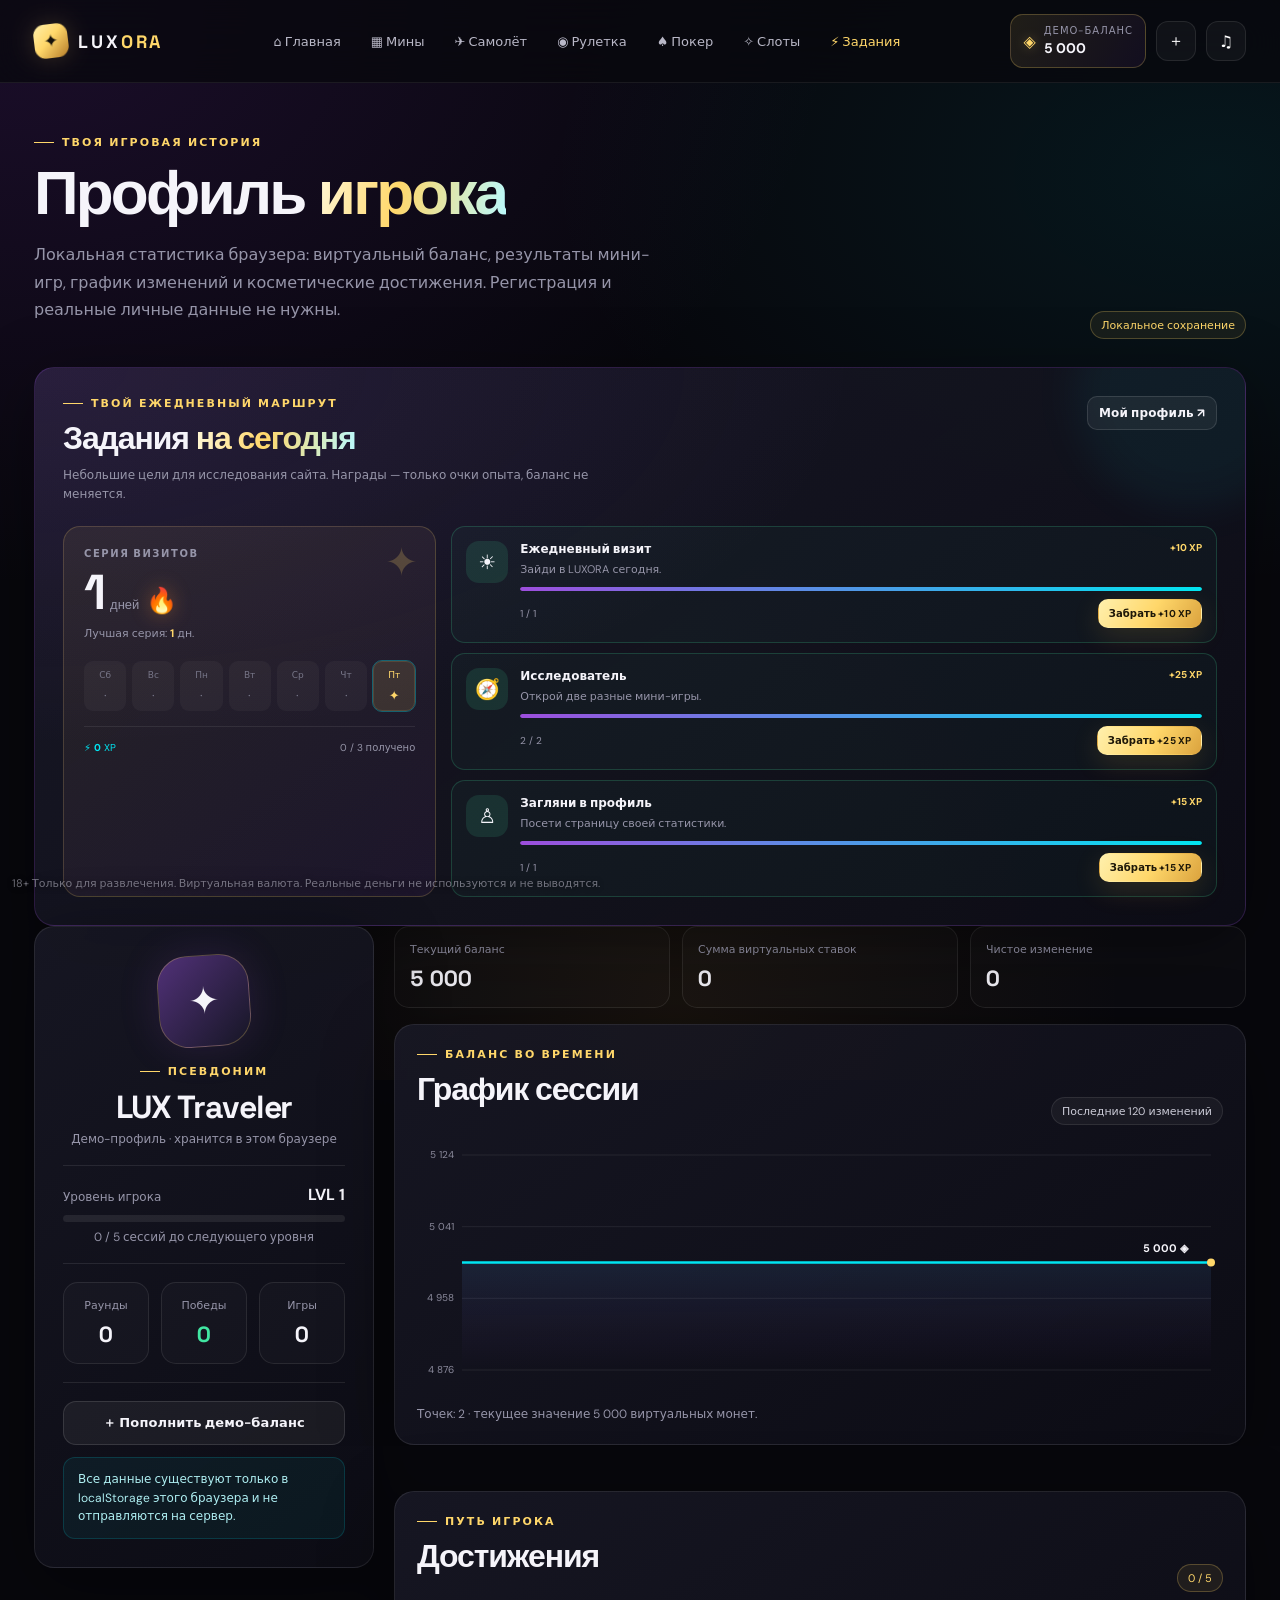
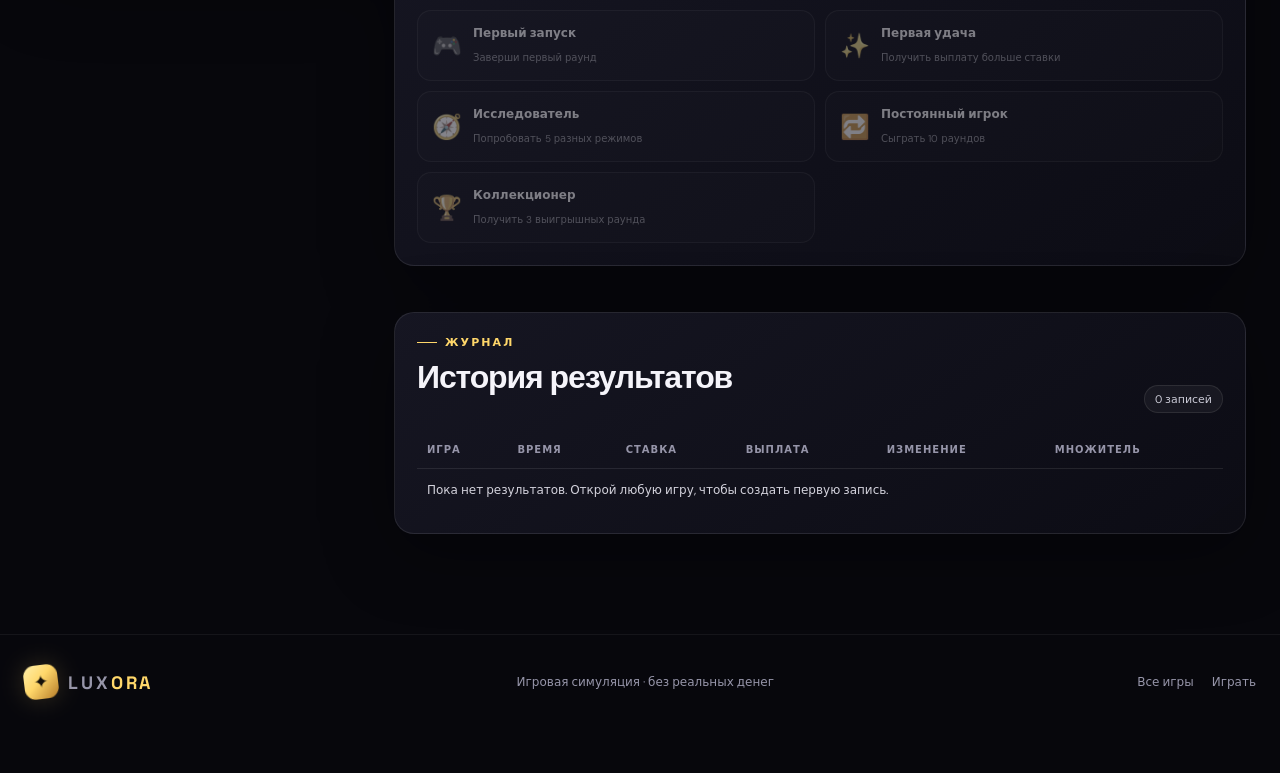
<file: profile.html>
<!doctype html><html lang="ru"><head><meta charset="utf-8"><meta name="viewport" content="width=device-width,initial-scale=1"><meta name="theme-color" content="#07070c"><title>Профиль — LUXORA</title><link rel="stylesheet" href="common.css"></head><body>
<div id="site-loader"><div><div class="loader-logo">LUXORA</div><div class="loader-ring"></div></div></div>
<header class="site-header"><div class="header-inner"><a class="brand" href="index.html"><span class="brand-mark">✦</span><span class="brand-name">LUX<span>ORA</span></span></a><nav class="main-nav" data-main-nav><a class="nav-link" href="index.html">⌂ Главная</a><a class="nav-link" href="mines.html">▦ Мины</a><a class="nav-link" href="aviator.html">✈ Самолёт</a><a class="nav-link" href="roulette.html">◉ Рулетка</a><a class="nav-link" href="poker.html">♠ Покер</a><a class="nav-link" href="slots.html">✧ Слоты</a></nav><div class="header-actions"><div class="balance-pill"><span class="coin-icon">◈</span><div><span class="balance-label">Демо-баланс</span><span class="balance-value" data-balance>5 000</span></div></div><button class="icon-btn" data-demo-bonus title="Бесплатно добавить 5 000 монет">＋</button><button class="icon-btn" data-sound-toggle aria-label="Звук">♫</button><button class="mobile-toggle" data-mobile-toggle aria-label="Меню">☰</button></div></div></header>
<main class="page-shell"><div class="page-hero"><div><div class="eyebrow">Твоя игровая история</div><h1>Профиль <span class="gradient-text">игрока</span></h1><p class="muted" style="max-width:620px;line-height:1.7">Локальная статистика браузера: виртуальный баланс, результаты мини-игр, график изменений и косметические достижения. Регистрация и реальные личные данные не нужны.</p></div><span class="pill gold">Локальное сохранение</span></div>
<div class="profile-grid"><aside><div class="glass panel profile-card"><div class="avatar-orb">✦</div><div class="eyebrow" style="justify-content:center">Псевдоним</div><h2 style="margin:9px 0 4px">LUX Traveler</h2><p class="small muted">Демо-профиль · хранится в этом браузере</p><div class="divider"></div><div class="section-heading" style="margin-bottom:0"><span class="small muted">Уровень игрока</span><strong id="level-label">LVL 1</strong></div><div class="level-track"><span id="level-progress" style="width:0%"></span></div><div class="small muted" id="level-hint">0 / 5 сессий до следующего уровня</div><div class="divider"></div><div class="stat-grid"><div class="stat-card"><div class="label">Раунды</div><div class="value" id="profile-rounds">0</div></div><div class="stat-card"><div class="label">Победы</div><div class="value" id="profile-wins" style="color:var(--green)">0</div></div><div class="stat-card"><div class="label">Игры</div><div class="value" id="profile-games">0</div></div></div><div class="divider"></div><button class="btn btn-secondary btn-wide" data-demo-bonus>＋ Пополнить демо-баланс</button><div class="notice" style="margin-top:12px;text-align:left">Все данные существуют только в localStorage этого браузера и не отправляются на сервер.</div></div></aside>
<section class="profile-main"><div class="stat-grid" style="margin-bottom:16px"><div class="stat-card"><div class="label">Текущий баланс</div><div class="value" data-balance>5 000</div></div><div class="stat-card"><div class="label">Сумма виртуальных ставок</div><div class="value" id="profile-total-stake">0</div></div><div class="stat-card"><div class="label">Чистое изменение</div><div class="value" id="profile-net">0</div></div></div>
<div class="glass panel"><div class="section-heading"><div><div class="eyebrow">Баланс во времени</div><h2 style="margin-top:8px">График сессии</h2></div><span class="pill">Последние 120 изменений</span></div><div class="chart-wrap"><canvas id="balance-chart" aria-label="График виртуального баланса"></canvas></div><div class="small muted" id="chart-caption" style="margin-top:8px">График показывает только виртуальные монеты в текущем браузере.</div></div>
<div class="section glass panel"><div class="section-heading"><div><div class="eyebrow">Путь игрока</div><h2 style="margin-top:8px">Достижения</h2></div><span class="pill gold" id="achievement-count">0 / 5</span></div><div class="achievement-grid" id="achievement-grid"></div></div>
<div class="section glass panel"><div class="section-heading"><div><div class="eyebrow">Журнал</div><h2 style="margin-top:8px">История результатов</h2></div><span class="pill" id="history-count">0 записей</span></div><div class="history-table-wrap"><table class="history-table"><thead><tr><th>Игра</th><th>Время</th><th>Ставка</th><th>Выплата</th><th>Изменение</th><th>Множитель</th></tr></thead><tbody id="history-body"><tr><td colspan="6" class="muted">Пока нет результатов. Открой любую игру, чтобы создать первую запись.</td></tr></tbody></table></div></div>
</section></div></main>
<footer class="site-footer"><div class="footer-inner"><a class="brand" href="index.html"><span class="brand-mark">✦</span><span class="brand-name">LUX<span>ORA</span></span></a><span>Игровая симуляция · без реальных денег</span><div class="footer-links"><a href="index.html">Все игры</a><a href="slots.html">Играть</a></div></div></footer><div class="disclaimer-fixed">18+ Только для развлечения. Виртуальная валюта. Реальные деньги не используются и не выводятся.</div>
<script src="common.js"></script><script>
(() => {
 const $=id=>document.getElementById(id);const fmt=n=>Math.floor(Number(n)||0).toLocaleString('ru-RU');const dateFmt=t=>new Date(t).toLocaleString('ru-RU',{day:'2-digit',month:'2-digit',hour:'2-digit',minute:'2-digit'});let chartResize=0;
 const achievements=[{id:'first',icon:'🎮',name:'Первый запуск',desc:'Заверши первый раунд',test:(h)=>h.length>=1},{id:'winner',icon:'✨',name:'Первая удача',desc:'Получить выплату больше ставки',test:(h)=>h.some(x=>x.payout>x.stake)},{id:'explorer',icon:'🧭',name:'Исследователь',desc:'Попробовать 5 разных режимов',test:(h)=>new Set(h.map(x=>x.game)).size>=5},{id:'regular',icon:'🔁',name:'Постоянный игрок',desc:'Сыграть 10 раундов',test:(h)=>h.length>=10},{id:'collector',icon:'🏆',name:'Коллекционер',desc:'Получить 3 выигрышных раунда',test:(h)=>h.filter(x=>x.payout>x.stake).length>=3}];
 function render(){const hist=Luxora.getHistory();const snaps=Luxora.getSnapshots();const wins=hist.filter(x=>x.payout>x.stake).length;const games=new Set(hist.map(x=>x.game)).size;const totalStake=hist.reduce((sum,x)=>sum+x.stake,0);const net=hist.reduce((sum,x)=>sum+(x.payout-x.stake),0);$('profile-rounds').textContent=fmt(hist.length);$('profile-wins').textContent=fmt(wins);$('profile-games').textContent=fmt(games);$('profile-total-stake').textContent=fmt(totalStake);$('profile-net').textContent=(net>0?'+':'')+fmt(net);$('profile-net').style.color=net>0?'var(--green)':net<0?'var(--red)':'var(--text)';$('history-count').textContent=`${hist.length} ${hist.length===1?'запись':'записей'}`;
   const level=Math.floor(hist.length/5)+1;const done=hist.length%5;$('level-label').textContent='LVL '+level;$('level-progress').style.width=(done/5*100)+'%';$('level-hint').textContent=`${done} / 5 сессий до следующего уровня`;
   const body=$('history-body');body.innerHTML='';if(!hist.length){body.innerHTML='<tr><td colspan="6" class="muted">Пока нет результатов. Открой любую игру, чтобы создать первую запись.</td></tr>';}
   hist.slice(0,30).forEach(x=>{const tr=document.createElement('tr');const change=x.payout-x.stake;const multi=x.stake?x.payout/x.stake:0;tr.innerHTML=`<td><strong>${escapeHtml(x.game)}</strong><div class="small muted">${escapeHtml(x.note||'Раунд')}</div></td><td>${dateFmt(x.time)}</td><td>${fmt(x.stake)}</td><td>${fmt(x.payout)}</td><td class="${change>0?'positive':change<0?'negative':''}">${change>0?'+':''}${fmt(change)}</td><td>${multi>0?'x'+multi.toFixed(2):'—'}</td>`;body.appendChild(tr);});
   const unlocked=achievements.filter(a=>a.test(hist));$('achievement-count').textContent=`${unlocked.length} / ${achievements.length}`;$('achievement-grid').innerHTML=achievements.map(a=>`<div class="achievement ${a.test(hist)?'unlocked':''}"><div class="achievement-icon">${a.icon}</div><div><strong>${a.name}</strong><span>${a.desc}</span></div></div>`).join('');drawChart(snaps);}
 function escapeHtml(s){return String(s).replace(/[&<>"']/g,c=>({'&':'&amp;','<':'&lt;','>':'&gt;','"':'&quot;',"'":'&#39;'}[c]));}
 function drawChart(snapshots){const canvas=$('balance-chart');const wrap=canvas.parentElement;const ratio=Math.min(window.devicePixelRatio||1,2);const width=Math.max(260,wrap.clientWidth);const height=Math.max(180,wrap.clientHeight);canvas.width=width*ratio;canvas.height=height*ratio;const c=canvas.getContext('2d');c.setTransform(ratio,0,0,ratio,0,0);c.clearRect(0,0,width,height);const raw=snapshots.slice(-55).map(s=>({t:s.time,v:s.balance}));if(!raw.length)raw.push({t:Date.now(),v:Luxora.getBalance()});if(raw.length===1)raw.unshift({t:raw[0].t-60000,v:raw[0].v});const left=45,right=12,top=12,bottom=28,plotW=width-left-right,plotH=height-top-bottom;let min=Math.min(...raw.map(p=>p.v)),max=Math.max(...raw.map(p=>p.v));if(min===max){min=Math.max(0,min-100);max+=100;}const pad=(max-min)*.12;min=Math.max(0,min-pad);max+=pad;const x=i=>left+(i/(raw.length-1))*plotW;const y=v=>top+(1-(v-min)/(max-min))*plotH;
   c.strokeStyle='rgba(255,255,255,.08)';c.lineWidth=1;c.fillStyle='#8c8b9d';c.font='10px DM Sans';c.textAlign='right';for(let i=0;i<4;i++){const val=min+(max-min)*i/3,yy=y(val);c.beginPath();c.moveTo(left,yy);c.lineTo(width-right,yy);c.stroke();c.fillText(fmt(val),left-8,yy+3);}
   const gradient=c.createLinearGradient(0,top,0,height-bottom);gradient.addColorStop(0,'rgba(0,229,242,.24)');gradient.addColorStop(1,'rgba(157,78,221,0)');c.beginPath();raw.forEach((p,i)=>i?c.lineTo(x(i),y(p.v)):c.moveTo(x(i),y(p.v)));c.lineTo(x(raw.length-1),height-bottom);c.lineTo(x(0),height-bottom);c.closePath();c.fillStyle=gradient;c.fill();c.beginPath();raw.forEach((p,i)=>i?c.lineTo(x(i),y(p.v)):c.moveTo(x(i),y(p.v)));c.strokeStyle='#00e5f2';c.lineWidth=2.5;c.lineJoin='round';c.stroke();const last=raw[raw.length-1];c.beginPath();c.arc(x(raw.length-1),y(last.v),4,0,Math.PI*2);c.fillStyle='#ffd76a';c.fill();c.textAlign='left';c.fillStyle='#f5f4fa';c.font='bold 11px DM Sans';c.fillText(fmt(last.v)+' ◈',Math.min(width-80,x(raw.length-1)-20),Math.max(15,y(last.v)-11));$('chart-caption').textContent=`Точек: ${raw.length} · текущее значение ${fmt(Luxora.getBalance())} виртуальных монет.`;}
 window.addEventListener('resize',()=>{clearTimeout(chartResize);chartResize=setTimeout(render,120);});window.addEventListener('luxora:history',render);window.addEventListener('luxora:balance',render);render();
})();
</script></body></html>
</file>
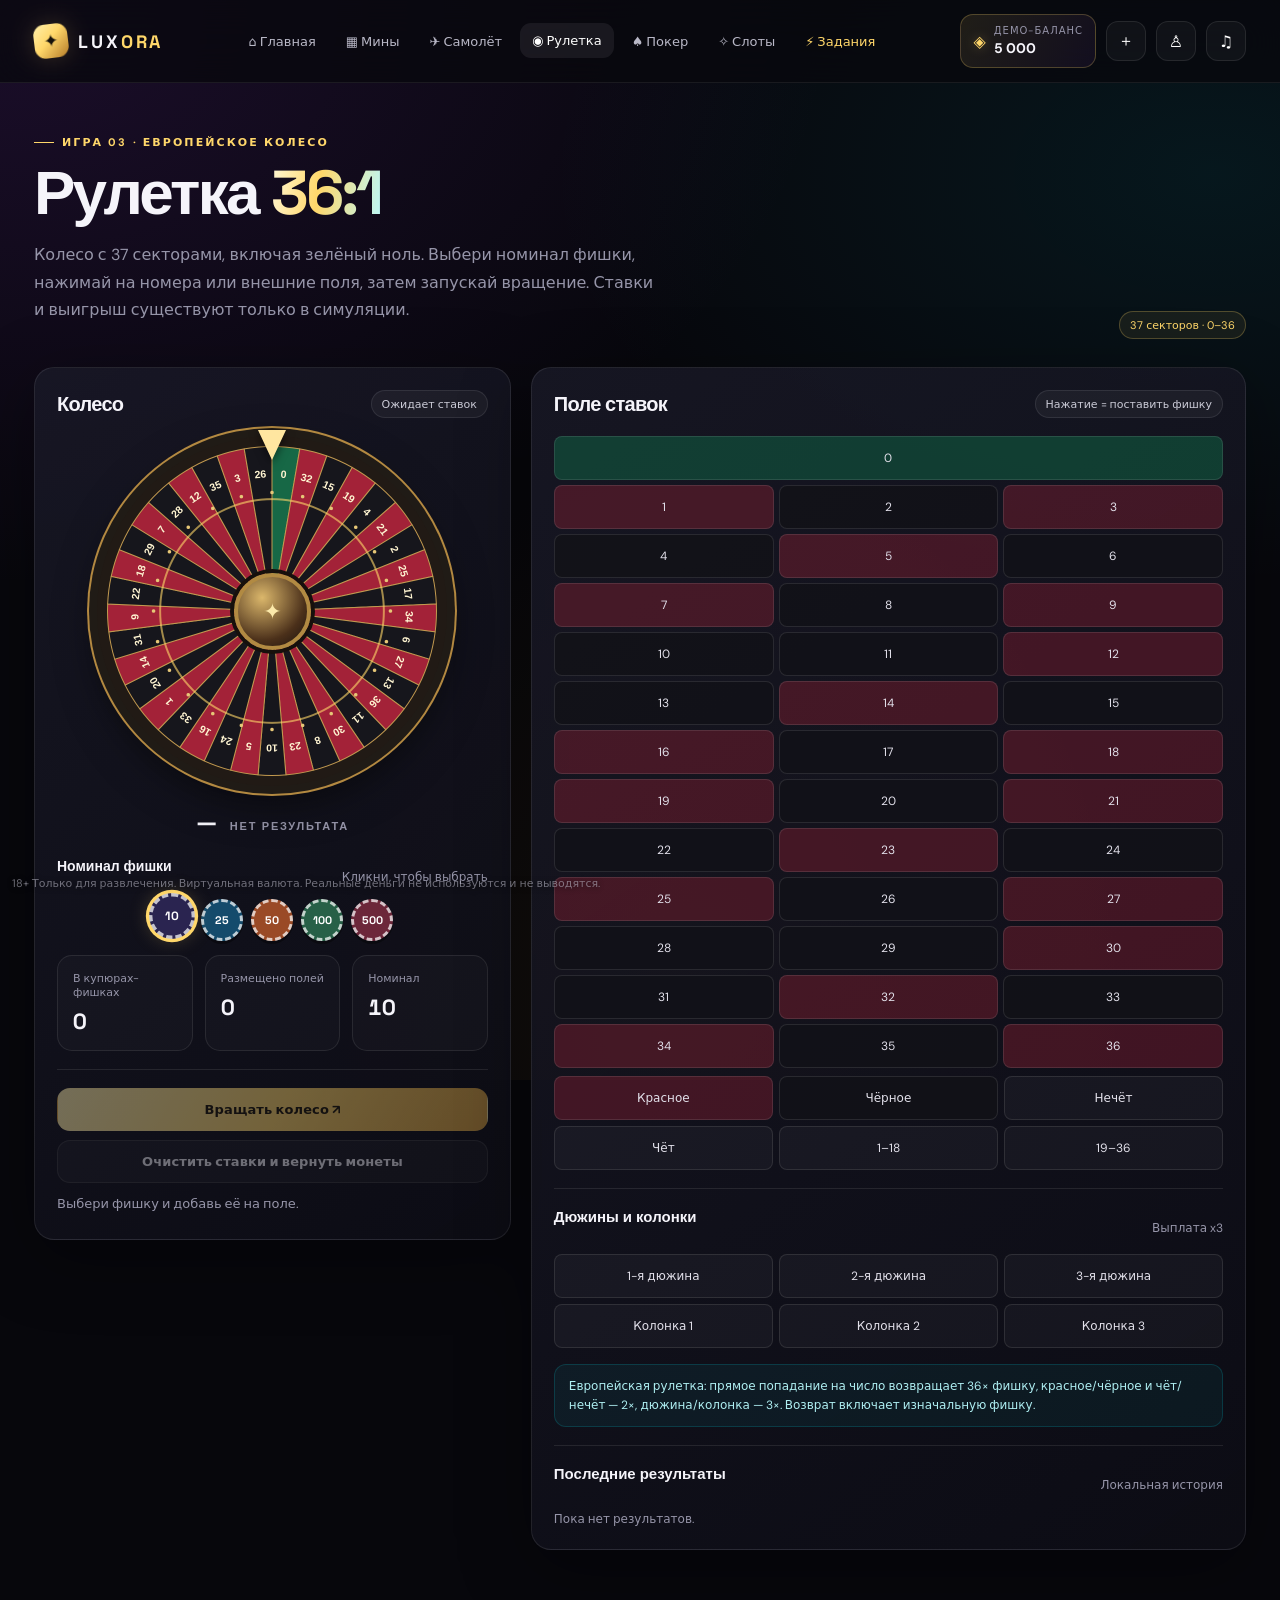
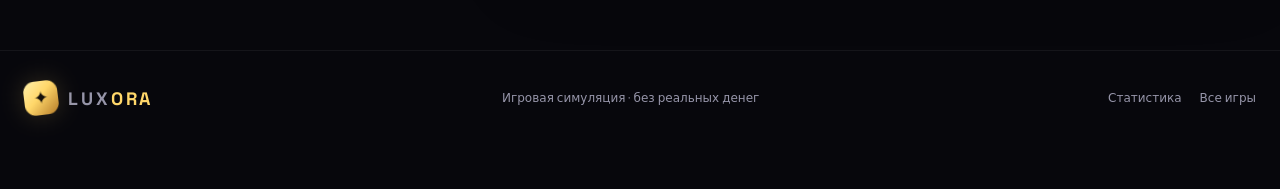
<file: roulette.html>
<!doctype html><html lang="ru"><head><meta charset="utf-8"><meta name="viewport" content="width=device-width,initial-scale=1"><meta name="theme-color" content="#07070c"><title>Европейская рулетка — LUXORA</title><link rel="stylesheet" href="common.css"><style>.roulette-bet.winner{border-color:var(--green)!important;box-shadow:inset 0 0 0 2px var(--green),0 0 15px rgba(65,230,162,.18)!important;animation:pop .4s both}.roulette-bet.has-bet{box-shadow:inset 0 0 0 1px rgba(255,215,106,.8)}.roulette-bet:disabled{cursor:default}</style></head><body>
<div id="site-loader"><div><div class="loader-logo">LUXORA</div><div class="loader-ring"></div></div></div>
<header class="site-header"><div class="header-inner"><a class="brand" href="index.html"><span class="brand-mark">✦</span><span class="brand-name">LUX<span>ORA</span></span></a><nav class="main-nav" data-main-nav><a class="nav-link" href="index.html">⌂ Главная</a><a class="nav-link" href="mines.html">▦ Мины</a><a class="nav-link" href="aviator.html">✈ Самолёт</a><a class="nav-link" href="roulette.html">◉ Рулетка</a><a class="nav-link" href="poker.html">♠ Покер</a><a class="nav-link" href="slots.html">✧ Слоты</a></nav><div class="header-actions"><div class="balance-pill"><span class="coin-icon">◈</span><div><span class="balance-label">Демо-баланс</span><span class="balance-value" data-balance>5 000</span></div></div><button class="icon-btn" data-demo-bonus title="Бесплатно добавить 5 000 монет">＋</button><a class="icon-btn" href="profile.html" aria-label="Профиль">♙</a><button class="icon-btn" data-sound-toggle aria-label="Звук">♫</button><button class="mobile-toggle" data-mobile-toggle aria-label="Меню">☰</button></div></div></header>
<main class="page-shell"><div class="page-hero"><div><div class="eyebrow">Игра 03 · европейское колесо</div><h1>Рулетка <span class="gradient-text">36:1</span></h1><p class="muted" style="max-width:620px;line-height:1.7">Колесо с 37 секторами, включая зелёный ноль. Выбери номинал фишки, нажимай на номера или внешние поля, затем запускай вращение. Ставки и выигрыш существуют только в симуляции.</p></div><span class="pill gold">37 секторов · 0–36</span></div>
<div class="roulette-layout"><section class="glass panel"><div class="stage-topline"><h2>Колесо</h2><span class="pill" id="wheel-state">Ожидает ставок</span></div><div class="wheel-wrap"><div class="wheel-pointer"></div><canvas class="wheel-canvas" id="wheel-canvas" width="700" height="700" aria-label="Колесо европейской рулетки"></canvas><div class="wheel-center">✦</div></div><div class="roulette-result" id="roulette-result">— <span class="result-color">нет результата</span></div><div class="section-heading" style="margin:20px 0 10px"><h3 style="font-size:14px">Номинал фишки</h3><span class="small muted">Кликни, чтобы выбрать</span></div><div class="chip-row" id="chip-row"><button class="chip active" data-chip="10">10</button><button class="chip" data-chip="25">25</button><button class="chip" data-chip="50">50</button><button class="chip" data-chip="100">100</button><button class="chip" data-chip="500">500</button></div><div class="stat-grid"><div class="stat-card"><div class="label">В купюрах-фишках</div><div class="value" id="pending-total">0</div></div><div class="stat-card"><div class="label">Размещено полей</div><div class="value" id="pending-count">0</div></div><div class="stat-card"><div class="label">Номинал</div><div class="value" id="chip-active">10</div></div></div><div class="divider"></div><button class="btn btn-primary btn-wide" id="spin-wheel">Вращать колесо ↗</button><button class="btn btn-secondary btn-wide" id="clear-bets" style="margin-top:9px">Очистить ставки и вернуть монеты</button><div class="result-message" id="roulette-message" role="status">Выбери фишку и добавь её на поле.</div></section>
<section class="glass panel"><div class="stage-topline"><h2>Поле ставок</h2><span class="pill">Нажатие = поставить фишку</span></div><div class="betting-layout" id="number-layout"></div><div class="outside-bets" id="outside-bets"></div><div class="divider"></div><div class="section-heading"><h3 style="font-size:15px">Дюжины и колонки</h3><span class="small muted">Выплата x3</span></div><div class="outside-bets" id="dozen-bets"></div><div class="notice" style="margin-top:16px">Европейская рулетка: прямое попадание на число возвращает 36× фишку, красное/чёрное и чёт/нечёт — 2×, дюжина/колонка — 3×. Возврат включает изначальную фишку.</div><div class="divider"></div><div class="section-heading"><h3 style="font-size:15px">Последние результаты</h3><span class="small muted">Локальная история</span></div><div class="history-badges" id="roulette-history"><span class="muted small">Пока нет результатов.</span></div></section></div></main>
<footer class="site-footer"><div class="footer-inner"><a class="brand" href="index.html"><span class="brand-mark">✦</span><span class="brand-name">LUX<span>ORA</span></span></a><span>Игровая симуляция · без реальных денег</span><div class="footer-links"><a href="profile.html">Статистика</a><a href="index.html">Все игры</a></div></div></footer><div class="disclaimer-fixed">18+ Только для развлечения. Виртуальная валюта. Реальные деньги не используются и не выводятся.</div>
<script src="common.js"></script><script>
(() => {
 const $=id=>document.getElementById(id); const order=[0,32,15,19,4,21,2,25,17,34,6,27,13,36,11,30,8,23,10,5,24,16,33,1,20,14,31,9,22,18,29,7,28,12,35,3,26];
 const reds=new Set([1,3,5,7,9,12,14,16,18,19,21,23,25,27,30,32,34,36]);const isRed=n=>reds.has(n);const colorOf=n=>n===0?'Зелёный':isRed(n)?'Красный':'Чёрный';
 const ctx=$('wheel-canvas').getContext('2d');const canvas=$('wheel-canvas');let currentRotation=0,spinning=false,selectedChip=10;const bets=new Map();let results=[];
 const defs=[];const makeDef=(key,label,type,value,klass='')=>({key,label,type,value,klass});
 function drawWheel(){const w=canvas.width,h=canvas.height,cx=w/2,cy=h/2,r=329,step=Math.PI*2/order.length;ctx.clearRect(0,0,w,h);ctx.save();ctx.translate(cx,cy);order.forEach((n,i)=>{const start=-Math.PI/2+i*step,end=start+step;ctx.beginPath();ctx.moveTo(0,0);ctx.arc(0,0,r,start,end);ctx.closePath();ctx.fillStyle=n===0?'#176846':isRed(n)?'#a32238':'#16161c';ctx.fill();ctx.strokeStyle='#c29a50';ctx.lineWidth=2;ctx.stroke();const mid=start+step/2;ctx.save();ctx.rotate(mid);ctx.translate(r*.83,0);ctx.rotate(Math.PI/2);ctx.fillStyle='#fff5d2';ctx.font='bold 21px DM Sans, sans-serif';ctx.textAlign='center';ctx.textBaseline='middle';ctx.fillText(String(n),0,0);ctx.restore();});ctx.beginPath();ctx.arc(0,0,r*.68,0,Math.PI*2);ctx.strokeStyle='rgba(255,215,106,.6)';ctx.lineWidth=4;ctx.stroke();ctx.beginPath();ctx.arc(0,0,r*.12,0,Math.PI*2);ctx.fillStyle='#ba9147';ctx.fill();for(let i=0;i<24;i++){const a=i*Math.PI*2/24;ctx.beginPath();ctx.arc(Math.cos(a)*r*.72,Math.sin(a)*r*.72,3.5,0,Math.PI*2);ctx.fillStyle='#e6c777';ctx.fill();}ctx.restore();}
 function appendBetButton(container,def){const button=document.createElement('button');button.type='button';button.className=`roulette-bet ${def.klass||''}`;button.dataset.betKey=def.key;button.textContent=def.label;button.addEventListener('click',()=>placeBet(def,button));container.appendChild(button);return button;}
 const numberLayout=$('number-layout'),outside=$('outside-bets'),dozens=$('dozen-bets');appendBetButton(numberLayout,makeDef('n0','0','number',0,'green')).classList.add('wide');
 // Classic table order: three columns, twelve rows.
 for(let n=1;n<=36;n++){const klass=isRed(n)?'red':'black';defs.push(makeDef('n'+n,String(n),'number',n,klass));appendBetButton(numberLayout,defs[defs.length-1]);}
 const outsideDefs=[makeDef('red','Красное','color','red','red'),makeDef('black','Чёрное','color','black','black'),makeDef('odd','Нечёт','parity','odd'),makeDef('even','Чёт','parity','even'),makeDef('low','1–18','range','low'),makeDef('high','19–36','range','high')];outsideDefs.forEach(d=>appendBetButton(outside,d));
 const dozenDefs=[makeDef('d1','1-я дюжина','dozen',1),makeDef('d2','2-я дюжина','dozen',2),makeDef('d3','3-я дюжина','dozen',3),makeDef('c1','Колонка 1','column',1),makeDef('c2','Колонка 2','column',2),makeDef('c3','Колонка 3','column',3)];dozenDefs.forEach(d=>appendBetButton(dozens,d));
 function betReturn(def,n){if(def.type==='number')return n===def.value?36:0;if(def.type==='color')return n!==0&&((def.value==='red'&&isRed(n))||(def.value==='black'&&!isRed(n)))?2:0;if(def.type==='parity')return n!==0&&((def.value==='even'&&n%2===0)||(def.value==='odd'&&n%2===1))?2:0;if(def.type==='range')return n!==0&&((def.value==='low'&&n<=18)||(def.value==='high'&&n>=19))?2:0;if(def.type==='dozen')return n>=((def.value-1)*12+1)&&n<=def.value*12?3:0;if(def.type==='column')return n!==0&&((n-1)%3+1)===def.value?3:0;return 0;}
 function placeBet(def,button){if(spinning)return;const total=Luxora.getBalance();if(total<selectedChip){Luxora.toast('Недостаточно виртуальных монет. Нажми ＋, чтобы бесплатно пополнить демо-баланс.','error');Luxora.playTone('loss');return;}if(!Luxora.spend(selectedChip))return;const old=bets.get(def.key)||{def,amount:0};old.amount+=selectedChip;bets.set(def.key,old);button.classList.add('has-bet');renderBets();Luxora.playTone('click');}
 function renderBets(){let total=0;document.querySelectorAll('[data-bet-key]').forEach(btn=>{const b=bets.get(btn.dataset.betKey);btn.classList.remove('winner');const base=btn.dataset.baseText||btn.textContent.split('\n')[0];btn.dataset.baseText=base;btn.innerHTML='';btn.append(document.createTextNode(base));if(b){total+=b.amount;const chip=document.createElement('span');chip.className='bet-chip';chip.textContent=b.amount>999?'★':String(b.amount);btn.appendChild(chip);btn.classList.add('has-bet');}else btn.classList.remove('has-bet');});$('pending-total').textContent=Luxora.format(total);$('pending-count').textContent=bets.size;$('chip-active').textContent=selectedChip;$('spin-wheel').disabled=spinning||total===0;$('clear-bets').disabled=spinning||total===0;}
 function clearBets(refund=true){if(spinning)return;const total=Array.from(bets.values()).reduce((sum,b)=>sum+b.amount,0);if(refund&&total)Luxora.addBalance(total,'roulette-refund');bets.clear();renderBets();if(refund&&total){say(`Возвращено ${Luxora.format(total)} виртуальных монет.`,'gold');Luxora.playTone('click');}}
 const say=(text,type='')=>{$('roulette-message').textContent=text;$('roulette-message').className='result-message '+type;};
 function spin(){if(spinning||!bets.size)return;spinning=true;renderBets();$('wheel-state').textContent='Колесо вращается…';$('roulette-result').innerHTML='… <span class="result-color">вращение</span>';say('Колесо вращается — дождись результата.','gold');const number=Math.floor(Math.random()*37);const index=order.indexOf(number);const step=360/order.length;currentRotation+=360*7+(360-(index+.5)*step);canvas.style.transform=`rotate(${currentRotation}deg)`;Luxora.playTone('click');
   const totalStake=Array.from(bets.values()).reduce((sum,b)=>sum+b.amount,0);const activeBets=Array.from(bets.values());window.setTimeout(()=>{const payout=activeBets.reduce((sum,b)=>sum+b.amount*betReturn(b.def,number),0);if(payout>0){Luxora.addBalance(payout,'roulette-payout');Luxora.playTone('win');if(payout>=totalStake*3)Luxora.confetti(70);}else Luxora.playTone('loss');activeBets.forEach(b=>{const win=betReturn(b.def,number)>0;const btn=document.querySelector(`[data-bet-key="${b.def.key}"]`);if(btn&&win)btn.classList.add('winner');});
   const color=colorOf(number);$('roulette-result').innerHTML=`${number} <span class="result-color" style="color:${number===0?'var(--green)':isRed(number)?'var(--red)':'#d4d4df'}">${color}</span>`;$('wheel-state').textContent='Результат зафиксирован';say(payout?`Выплата ${Luxora.format(payout)} виртуальных монет. Чистое изменение: +${Luxora.format(payout-totalStake)}.`:`Ничего не совпало. ${Luxora.format(totalStake)} виртуальных монет потрачено в этой попытке.`,payout?'win':'loss');Luxora.record({game:'Рулетка',stake:totalStake,payout,multiplier:totalStake?payout/totalStake:0,result:payout?'win':'loss',note:`Выпало ${number} (${color.toLowerCase()})`});results.unshift({number,color,payout});results=results.slice(0,9);renderHistory();bets.clear();spinning=false;window.setTimeout(()=>{document.querySelectorAll('.roulette-bet').forEach(btn=>btn.classList.remove('winner','has-bet'));$('wheel-state').textContent='Ожидает ставок';renderBets();},650);
   },5900);
 }
 function renderHistory(){const node=$('roulette-history');node.innerHTML='';results.forEach(r=>{const span=document.createElement('span');span.className='history-badge'+(r.color==='Красный'?' low':'');span.textContent=`${r.number} · ${r.color==='Зелёный'?'З':r.color==='Красный'?'К':'Ч'}`;if(r.color==='Зелёный'){span.style.color='var(--green)';span.style.background='rgba(65,230,162,.08)';}node.appendChild(span);});if(!results.length)node.innerHTML='<span class="muted small">Пока нет результатов.</span>';}
 document.querySelectorAll('[data-chip]').forEach(btn=>btn.addEventListener('click',()=>{if(spinning)return;selectedChip=Number(btn.dataset.chip);document.querySelectorAll('[data-chip]').forEach(b=>b.classList.toggle('active',b===btn));renderBets();Luxora.playTone('click');}));$('spin-wheel').addEventListener('click',spin);$('clear-bets').addEventListener('click',()=>clearBets(true));drawWheel();renderBets();
})();
</script></body></html>
</file>
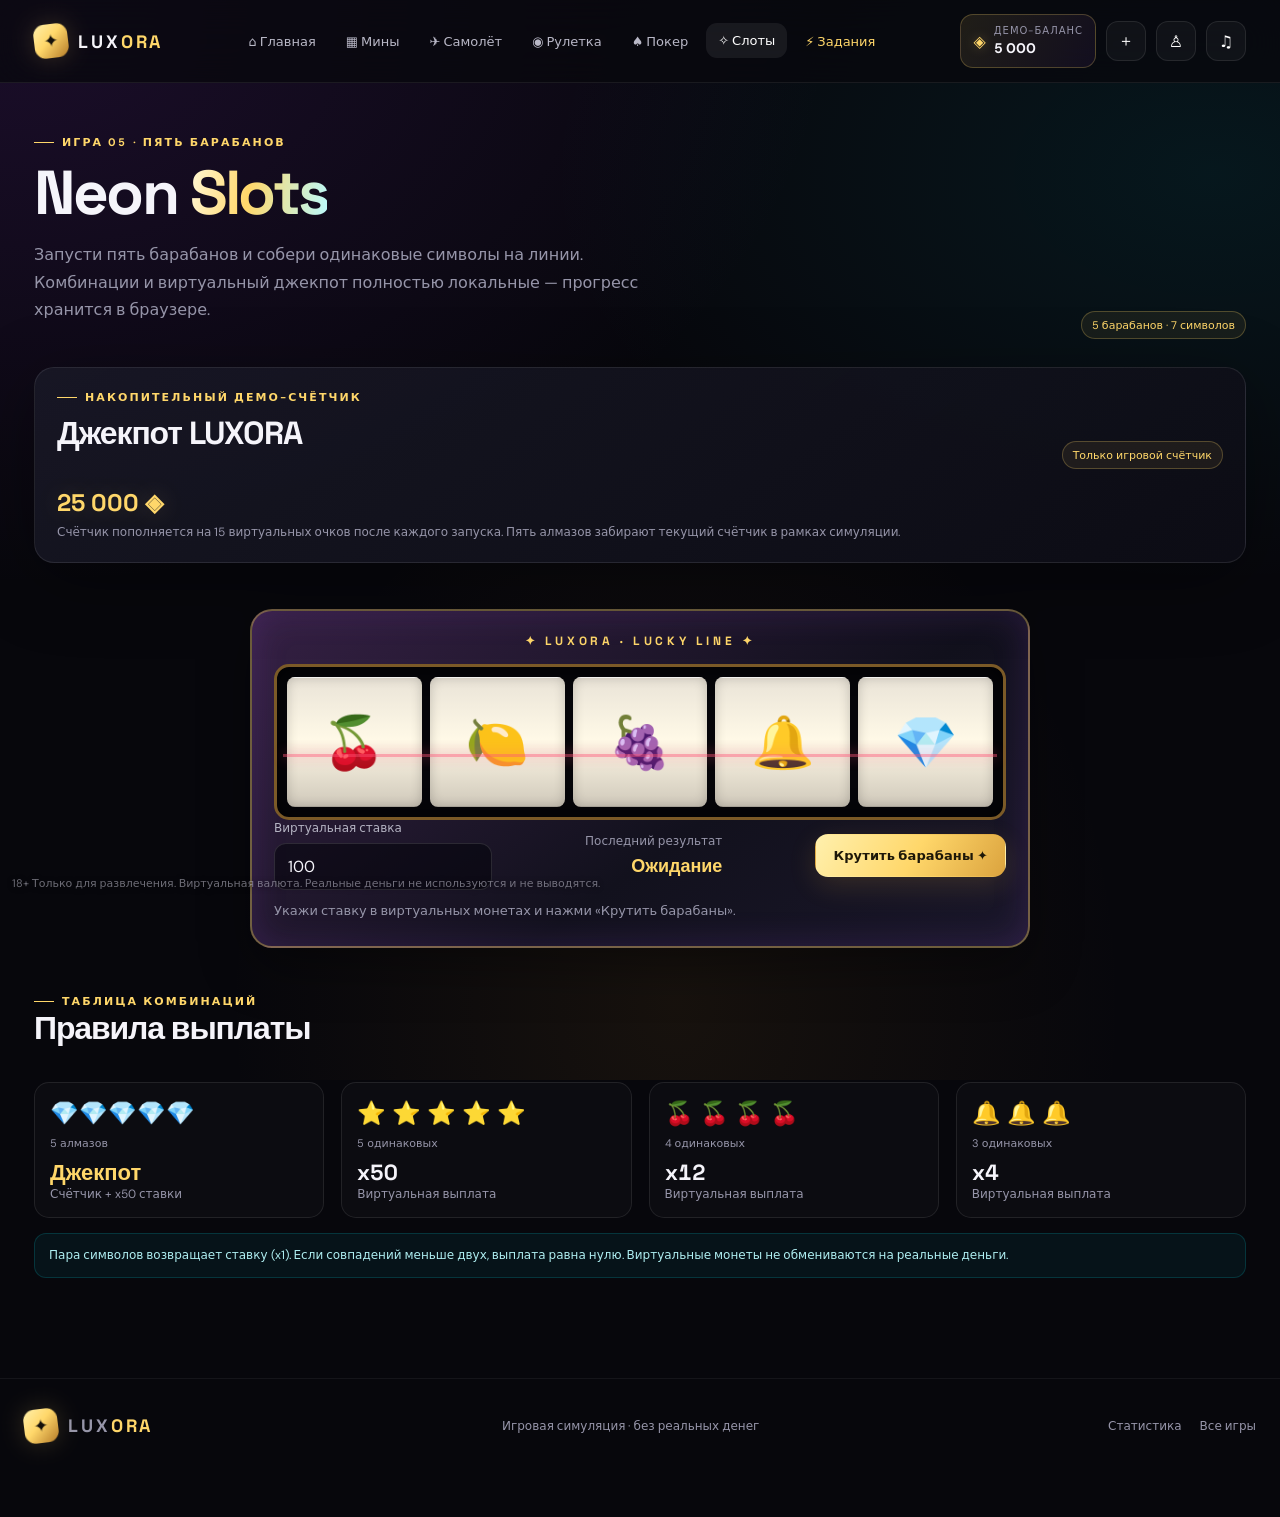
<file: slots.html>
<!doctype html><html lang="ru"><head><meta charset="utf-8"><meta name="viewport" content="width=device-width,initial-scale=1"><meta name="theme-color" content="#07070c"><title>Слоты — LUXORA</title><link rel="stylesheet" href="common.css"></head><body>
<div id="site-loader"><div><div class="loader-logo">LUXORA</div><div class="loader-ring"></div></div></div>
<header class="site-header"><div class="header-inner"><a class="brand" href="index.html"><span class="brand-mark">✦</span><span class="brand-name">LUX<span>ORA</span></span></a><nav class="main-nav" data-main-nav><a class="nav-link" href="index.html">⌂ Главная</a><a class="nav-link" href="mines.html">▦ Мины</a><a class="nav-link" href="aviator.html">✈ Самолёт</a><a class="nav-link" href="roulette.html">◉ Рулетка</a><a class="nav-link" href="poker.html">♠ Покер</a><a class="nav-link" href="slots.html">✧ Слоты</a></nav><div class="header-actions"><div class="balance-pill"><span class="coin-icon">◈</span><div><span class="balance-label">Демо-баланс</span><span class="balance-value" data-balance>5 000</span></div></div><button class="icon-btn" data-demo-bonus title="Бесплатно добавить 5 000 монет">＋</button><a class="icon-btn" href="profile.html" aria-label="Профиль">♙</a><button class="icon-btn" data-sound-toggle aria-label="Звук">♫</button><button class="mobile-toggle" data-mobile-toggle aria-label="Меню">☰</button></div></div></header>
<main class="page-shell"><div class="page-hero"><div><div class="eyebrow">Игра 05 · пять барабанов</div><h1>Neon <span class="gradient-text">Slots</span></h1><p class="muted" style="max-width:620px;line-height:1.7">Запусти пять барабанов и собери одинаковые символы на линии. Комбинации и виртуальный джекпот полностью локальные — прогресс хранится в браузере.</p></div><span class="pill gold">5 барабанов · 7 символов</span></div>
<section class="glass panel"><div class="section-heading"><div><div class="eyebrow">Накопительный демо-счётчик</div><h2 style="margin-top:9px">Джекпот LUXORA</h2></div><span class="pill gold">Только игровой счётчик</span></div><div class="slot-jackpot" id="jackpot-display">25 000 ◈</div><div class="small muted" style="margin-top:6px">Счётчик пополняется на 15 виртуальных очков после каждого запуска. Пять алмазов забирают текущий счётчик в рамках симуляции.</div></section>
<section class="section"><div class="slot-machine"><div class="slot-topper">✦ LUXORA · LUCKY LINE ✦</div><div class="slot-reels" id="slot-reels"><div class="slot-reel">🍒</div><div class="slot-reel">🍋</div><div class="slot-reel">🍇</div><div class="slot-reel">🔔</div><div class="slot-reel">💎</div></div><div class="slot-payline"></div><div class="slot-bottom"><div><div class="field" style="min-width:150px"><label for="slot-bet">Виртуальная ставка</label><input class="input" id="slot-bet" type="number" value="100" min="1" step="10"></div></div><div style="text-align:right"><div class="small muted">Последний результат</div><div id="slot-last-result" style="font:700 18px 'Space Grotesk',sans-serif;color:var(--gold);margin-top:5px">Ожидание</div></div><button class="btn btn-primary" id="slot-spin">Крутить барабаны ✦</button></div><div class="result-message" id="slot-message" role="status">Укажи ставку в виртуальных монетах и нажми «Крутить барабаны».</div></div></section>
<section class="section"><div class="section-heading"><div><div class="eyebrow">Таблица комбинаций</div><h2>Правила выплаты</h2></div></div><div class="game-grid"><div class="stat-card"><div style="font-size:23px;margin-bottom:8px">💎💎💎💎💎</div><div class="label">5 алмазов</div><div class="value" style="color:var(--gold)">Джекпот</div><div class="small muted">Счётчик + x50 ставки</div></div><div class="stat-card"><div style="font-size:23px;margin-bottom:8px">⭐ ⭐ ⭐ ⭐ ⭐</div><div class="label">5 одинаковых</div><div class="value">x50</div><div class="small muted">Виртуальная выплата</div></div><div class="stat-card"><div style="font-size:23px;margin-bottom:8px">🍒 🍒 🍒 🍒</div><div class="label">4 одинаковых</div><div class="value">x12</div><div class="small muted">Виртуальная выплата</div></div><div class="stat-card"><div style="font-size:23px;margin-bottom:8px">🔔 🔔 🔔</div><div class="label">3 одинаковых</div><div class="value">x4</div><div class="small muted">Виртуальная выплата</div></div></div><div class="notice" style="margin-top:15px">Пара символов возвращает ставку (x1). Если совпадений меньше двух, выплата равна нулю. Виртуальные монеты не обмениваются на реальные деньги.</div></section>
</main><footer class="site-footer"><div class="footer-inner"><a class="brand" href="index.html"><span class="brand-mark">✦</span><span class="brand-name">LUX<span>ORA</span></span></a><span>Игровая симуляция · без реальных денег</span><div class="footer-links"><a href="profile.html">Статистика</a><a href="index.html">Все игры</a></div></div></footer><div class="disclaimer-fixed">18+ Только для развлечения. Виртуальная валюта. Реальные деньги не используются и не выводятся.</div>
<script src="common.js"></script><script>
(() => {
 const $=id=>document.getElementById(id);const symbols=[{s:'🍒',w:24},{s:'🍋',w:22},{s:'🍇',w:18},{s:'🔔',w:14},{s:'⭐',w:10},{s:'7️⃣',w:7},{s:'💎',w:5}];const reels=[...document.querySelectorAll('.slot-reel')];let spinning=false;let jackpot=Number(localStorage.getItem('luxora_demo_slot_jackpot_v1'))||25000;
 const format=n=>Math.floor(n).toLocaleString('ru-RU');const say=(text,type='')=>{$('slot-message').textContent=text;$('slot-message').className='result-message '+type;};const paintJackpot=()=>{$('jackpot-display').textContent=format(jackpot)+' ◈';};
 const drawSymbol=()=>{const total=symbols.reduce((a,s)=>a+s.w,0);let r=Math.random()*total;for(const s of symbols){r-=s.w;if(r<=0)return s.s;}return symbols[0].s;};
 const showSpinFrame=()=>reels.forEach(reel=>{reel.textContent=drawSymbol();});
 function spin(){if(spinning)return;const stake=Math.floor(Number($('slot-bet').value));if(!Number.isFinite(stake)||stake<1){say('Ставка должна быть минимум 1 виртуальная монета.','loss');return;}if(stake>Luxora.getBalance()){say('Недостаточно виртуальных монет. Нажми ＋, чтобы бесплатно пополнить демо-баланс.','loss');Luxora.playTone('loss');return;}if(!Luxora.spend(stake)){say('Не удалось списать виртуальные монеты.','loss');return;}
   spinning=true;$('slot-spin').disabled=true;$('slot-bet').disabled=true;$('slot-last-result').textContent='Вращение…';jackpot+=15;localStorage.setItem('luxora_demo_slot_jackpot_v1',String(jackpot));paintJackpot();const final=symbols.map(()=>drawSymbol());let stopped=0;reels.forEach((reel,i)=>{reel.classList.add('spinning');const interval=window.setInterval(()=>{reel.textContent=drawSymbol();},65);window.setTimeout(()=>{window.clearInterval(interval);reel.classList.remove('spinning');reel.animate([{transform:'translateY(-8px)',filter:'blur(2px)'},{transform:'translateY(0)',filter:'blur(0)'}],{duration:270,easing:'cubic-bezier(.2,.8,.2,1)'});reel.textContent=final[i];stopped++;if(stopped===5)settle(stake,final);},820+i*360);});Luxora.playTone('click');}
 function settle(stake,final){const counts={};final.forEach(s=>counts[s]=(counts[s]||0)+1);const max=Math.max(...Object.values(counts));let payout=0,desc='Без совпадений';let multiplier=0;const allDiamond=final.every(s=>s==='💎');
   if(allDiamond){payout=jackpot+stake*50;desc='ДЖЕКПОТ · 5 алмазов';multiplier=payout/stake;jackpot=25000;localStorage.setItem('luxora_demo_slot_jackpot_v1',String(jackpot));Luxora.confetti(150);Luxora.playTone('win');}
   else if(max>=5){payout=stake*50;desc='5 одинаковых · x50';multiplier=50;Luxora.confetti(120);Luxora.playTone('win');}
   else if(max===4){payout=stake*12;desc='4 одинаковых · x12';multiplier=12;Luxora.confetti(80);Luxora.playTone('win');}
   else if(max===3){payout=stake*4;desc='3 одинаковых · x4';multiplier=4;Luxora.confetti(45);Luxora.playTone('win');}
   else if(max===2){payout=stake;desc='Пара · ставка возвращена';multiplier=1;Luxora.playTone('click');}
   else Luxora.playTone('loss');
   if(payout)Luxora.addBalance(payout,'slots-payout');$('slot-last-result').textContent=desc;$('slot-last-result').style.color=payout>stake?'var(--green)':payout?'var(--gold)':'var(--red)';say(payout?`${desc}. Начислено ${format(payout)} виртуальных монет.`:`Совпадений нет. Потрачено ${format(stake)} виртуальных монет.`,payout>stake?'win':payout?'gold':'loss');Luxora.record({game:'Neon Slots',stake,payout,multiplier,result:payout>stake?'win':payout?'neutral':'loss',note:desc+': '+final.join(' ')});spinning=false;$('slot-spin').disabled=false;$('slot-bet').disabled=false;paintJackpot();}
 $('slot-spin').addEventListener('click',spin);paintJackpot();
})();
</script></body></html>
</file>
<file: common.css>
/* LUXORA — shared visual system. No build step required. */
@import url('https://fonts.googleapis.com/css2?family=DM+Sans:wght@400;500;600;700&family=Space+Grotesk:wght@400;500;600;700&display=swap');
:root{--bg:#07070c;--panel:#11111a;--panel2:#171724;--text:#f5f4fa;--muted:#9695a9;--gold:#ffd76a;--purple:#9d4edd;--cyan:#00e5f2;--green:#41e6a2;--red:#ff5579;--line:rgba(255,255,255,.09);--glass:rgba(18,18,29,.72);--shadow:0 18px 70px rgba(0,0,0,.36);--radius:20px}
*{box-sizing:border-box}html{scroll-behavior:smooth;scroll-padding-top:95px}body{margin:0;background:var(--bg);color:var(--text);transition:opacity .14s ease,transform .14s ease;font-family:'DM Sans',system-ui,sans-serif;min-height:100vh;overflow-x:hidden}body:before{content:"";position:fixed;inset:-20%;z-index:-3;background:radial-gradient(ellipse at 15% 15%,rgba(92,35,140,.24),transparent 38%),radial-gradient(ellipse at 82% 28%,rgba(0,167,180,.10),transparent 32%),radial-gradient(ellipse at 52% 94%,rgba(166,113,27,.10),transparent 34%),#07070c;animation:bg-breathe 15s ease-in-out infinite alternate;pointer-events:none}a{color:inherit;text-decoration:none}button,input,select{font:inherit}button{cursor:pointer}button:focus-visible,a:focus-visible,input:focus-visible,select:focus-visible{outline:2px solid var(--cyan);outline-offset:3px}::selection{background:rgba(157,78,221,.45);color:white}
@keyframes bg-breathe{to{transform:scale(1.04) translate3d(1%, -1%,0);filter:hue-rotate(15deg)}}@keyframes rise{from{opacity:0;transform:translateY(18px)}to{opacity:1;transform:translateY(0)}}@keyframes pulse-glow{0%,100%{box-shadow:0 0 0 rgba(255,215,106,0)}50%{box-shadow:0 0 28px rgba(255,215,106,.19)}}@keyframes float{0%,100%{transform:translateY(0)}50%{transform:translateY(-8px)}}@keyframes shimmer{0%{background-position:-180% 0}100%{background-position:180% 0}}@keyframes spin{to{transform:rotate(360deg)}}@keyframes pop{0%{transform:scale(.84);opacity:.5}70%{transform:scale(1.04)}100%{transform:scale(1);opacity:1}}@keyframes flicker{0%,100%{opacity:.85}50%{opacity:1}}
body.navigating-away{opacity:0;transform:translateY(5px)}
#site-loader{position:fixed;inset:0;z-index:1000;background:#07070c;display:grid;place-items:center;transition:opacity .5s ease,visibility .5s ease}#site-loader.is-done{opacity:0;visibility:hidden;pointer-events:none}.loader-logo{font:700 32px 'Space Grotesk',sans-serif;letter-spacing:.24em;background:linear-gradient(100deg,#fff4c8,var(--gold),#fff);-webkit-background-clip:text;background-clip:text;color:transparent;animation:flicker 1.2s infinite}.loader-ring{width:56px;height:56px;border:2px solid rgba(255,255,255,.1);border-top-color:var(--gold);border-right-color:var(--purple);border-radius:50%;margin:24px auto 0;animation:spin .9s linear infinite}
.site-header{position:sticky;top:0;z-index:50;border-bottom:1px solid rgba(255,255,255,.07);background:rgba(8,8,14,.77);backdrop-filter:blur(20px);-webkit-backdrop-filter:blur(20px)}.header-inner{max-width:1260px;margin:auto;padding:14px 24px;display:flex;align-items:center;gap:24px}.brand{display:inline-flex;align-items:center;gap:10px;min-width:max-content}.brand-mark{width:34px;height:34px;display:grid;place-items:center;border-radius:11px;color:#15100a;background:linear-gradient(135deg,#fff0ab,var(--gold) 45%,#b57b28);font-size:18px;box-shadow:0 0 24px rgba(255,215,106,.18);transform:rotate(-7deg)}.brand-name{font:700 18px 'Space Grotesk',sans-serif;letter-spacing:.16em}.brand-name span{color:var(--gold)}.main-nav{display:flex;align-items:center;gap:6px;margin:auto}.nav-link{font-size:13px;color:#b9b8c7;padding:9px 12px;border-radius:11px;transition:color .2s,background .2s,transform .2s}.nav-link:hover,.nav-link.active{color:white;background:rgba(255,255,255,.07);transform:translateY(-1px)}.nav-link .nav-emoji{margin-right:5px}.header-actions{display:flex;align-items:center;gap:10px}.balance-pill{display:flex;align-items:center;gap:8px;border:1px solid rgba(255,215,106,.24);background:linear-gradient(120deg,rgba(255,215,106,.10),rgba(157,78,221,.08));border-radius:13px;padding:9px 12px;white-space:nowrap}.coin-icon{color:var(--gold);filter:drop-shadow(0 0 6px rgba(255,215,106,.3))}.balance-label{font-size:10px;color:var(--muted);display:block;letter-spacing:.1em;text-transform:uppercase}.balance-value{font-size:14px;font-weight:700;font-variant-numeric:tabular-nums}.icon-btn,.mobile-toggle{height:40px;width:40px;border:1px solid var(--line);background:rgba(255,255,255,.04);color:white;border-radius:12px;display:grid;place-items:center;transition:.2s}.icon-btn:hover,.mobile-toggle:hover{border-color:rgba(0,229,242,.5);color:var(--cyan);transform:translateY(-2px)}.mobile-toggle{display:none}
.page-shell{max-width:1260px;margin:0 auto;padding:30px 24px 100px;animation:rise .65s both}.page-hero{display:flex;justify-content:space-between;align-items:end;gap:24px;margin:22px 0 28px}.eyebrow{font-size:11px;text-transform:uppercase;letter-spacing:.19em;color:var(--gold);font-weight:700;display:flex;align-items:center;gap:8px}.eyebrow:before{content:"";width:20px;height:1px;background:var(--gold)}h1,h2,h3,p{margin-top:0}h1,h2,h3{font-family:'Space Grotesk',sans-serif}h1{font-size:clamp(34px,5vw,62px);line-height:1.04;letter-spacing:-.045em;margin:12px 0 16px}h2{font-size:clamp(23px,3vw,32px);letter-spacing:-.035em;margin:0 0 16px}h3{font-size:18px;margin:0 0 10px}.gradient-text{background:linear-gradient(100deg,#fff8d9 0%,var(--gold) 43%,#b9faff 100%);-webkit-background-clip:text;background-clip:text;color:transparent}.muted{color:var(--muted)}.small{font-size:12px}.section{margin-top:46px}.section-heading{display:flex;justify-content:space-between;align-items:end;gap:20px;margin-bottom:18px}.section-heading p{margin:0;color:var(--muted);font-size:13px}.glass{background:linear-gradient(145deg,rgba(26,26,40,.8),rgba(13,13,22,.84));border:1px solid var(--line);box-shadow:var(--shadow);backdrop-filter:blur(14px);-webkit-backdrop-filter:blur(14px)}.panel{border-radius:var(--radius);padding:22px}.btn{border:1px solid transparent;border-radius:13px;padding:12px 17px;display:inline-flex;align-items:center;justify-content:center;gap:9px;font-weight:700;font-size:13px;letter-spacing:.01em;transition:transform .2s cubic-bezier(.2,.8,.2,1),box-shadow .2s,border-color .2s,background .2s;position:relative;overflow:hidden;white-space:nowrap}.btn:after{content:"";position:absolute;inset:0;transform:translateX(-130%);background:linear-gradient(100deg,transparent,rgba(255,255,255,.17),transparent);transition:transform .65s}.btn:hover:after{transform:translateX(130%)}.btn:hover{transform:translateY(-2px)}.btn:active{transform:translateY(1px) scale(.985)}.btn-primary{color:#1d1708;background:linear-gradient(120deg,#fff0ad,#ffd76a 52%,#dba33e);box-shadow:0 8px 28px rgba(255,194,64,.14)}.btn-primary:hover{box-shadow:0 10px 34px rgba(255,194,64,.25)}.btn-secondary{border-color:rgba(255,255,255,.12);background:rgba(255,255,255,.055);color:var(--text)}.btn-secondary:hover{border-color:rgba(0,229,242,.36);background:rgba(0,229,242,.07)}.btn-purple{background:linear-gradient(120deg,#b66eff,#803bd1);color:white;box-shadow:0 8px 28px rgba(157,78,221,.2)}.btn-danger{background:rgba(255,85,121,.12);border-color:rgba(255,85,121,.27);color:#ff91a8}.btn:disabled{opacity:.42;cursor:not-allowed;transform:none;box-shadow:none}.btn-sm{padding:8px 11px;font-size:12px;border-radius:10px}.btn-wide{width:100%}.input,select.input{width:100%;background:rgba(5,5,11,.56);border:1px solid rgba(255,255,255,.12);color:var(--text);padding:12px 13px;border-radius:12px;outline:none;transition:border .2s,box-shadow .2s}.input:focus{border-color:rgba(0,229,242,.55);box-shadow:0 0 0 3px rgba(0,229,242,.08)}select.input option{background:#11111a}.field{display:flex;flex-direction:column;gap:7px}.field label,.field-label{font-size:12px;color:#b4b3c2}.form-row{display:grid;grid-template-columns:repeat(2,minmax(0,1fr));gap:12px}.stat-grid{display:grid;grid-template-columns:repeat(3,minmax(0,1fr));gap:12px}.stat-card{border:1px solid var(--line);background:rgba(255,255,255,.025);border-radius:15px;padding:15px}.stat-card .label{font-size:11px;color:var(--muted);margin-bottom:8px}.stat-card .value{font:700 22px 'Space Grotesk',sans-serif;font-variant-numeric:tabular-nums}.status-dot{width:7px;height:7px;border-radius:99px;background:var(--green);display:inline-block;box-shadow:0 0 10px currentColor;margin-right:6px}.divider{height:1px;background:var(--line);margin:18px 0}.pill{display:inline-flex;align-items:center;gap:6px;border:1px solid var(--line);background:rgba(255,255,255,.045);border-radius:100px;padding:6px 10px;font-size:11px;color:#cbcbd7}.pill.gold{border-color:rgba(255,215,106,.25);color:var(--gold);background:rgba(255,215,106,.07)}.pill.green{border-color:rgba(65,230,162,.25);color:var(--green);background:rgba(65,230,162,.06)}.pill.red{border-color:rgba(255,85,121,.25);color:#ff91a8;background:rgba(255,85,121,.06)}.notice{padding:12px 14px;border-radius:12px;background:rgba(0,229,242,.055);border:1px solid rgba(0,229,242,.16);color:#aeeef1;font-size:12px;line-height:1.55}.result-message{min-height:22px;font-size:13px;color:var(--muted);margin-top:12px}.result-message.win{color:var(--green)}.result-message.loss{color:#ff91a8}.result-message.gold{color:var(--gold)}
.game-grid{display:grid;grid-template-columns:repeat(4,minmax(0,1fr));gap:17px}.game-card{border-radius:20px;overflow:hidden;position:relative;min-height:236px;isolation:isolate;transition:transform .35s cubic-bezier(.2,.8,.2,1),border-color .3s,box-shadow .3s;background:linear-gradient(150deg,rgba(32,31,48,.9),rgba(14,14,22,.95));border:1px solid rgba(255,255,255,.09)}.game-card:hover{transform:translateY(-6px) rotateX(1deg);border-color:rgba(255,215,106,.32);box-shadow:0 18px 55px rgba(0,0,0,.3),0 0 25px rgba(157,78,221,.09)}.game-art{height:140px;display:grid;place-items:center;position:relative;overflow:hidden;background:radial-gradient(circle at 50% 58%,var(--glow,rgba(157,78,221,.25)),transparent 55%),linear-gradient(135deg,rgba(255,255,255,.04),transparent)}.game-art:before,.game-art:after{content:"";position:absolute;border:1px solid rgba(255,255,255,.1);border-radius:50%;width:160px;height:160px;transform:rotate(34deg) scaleX(1.25);animation:spin 18s linear infinite}.game-art:after{width:118px;height:118px;border-style:dashed;animation-direction:reverse;animation-duration:27s}.game-symbol{font-size:60px;filter:drop-shadow(0 0 20px var(--glow,rgba(255,215,106,.4)));z-index:1;animation:float 4s ease-in-out infinite}.game-card-content{padding:16px}.game-card-content h3{margin-bottom:5px}.game-card-content p{font-size:12px;color:var(--muted);margin-bottom:14px}.game-card-footer{display:flex;align-items:center;justify-content:space-between}.game-arrow{width:30px;height:30px;border-radius:10px;display:grid;place-items:center;background:rgba(255,255,255,.07);transition:transform .2s,background .2s}.game-card:hover .game-arrow{transform:translateX(3px);background:rgba(255,215,106,.15);color:var(--gold)}
#disclaimer{position:fixed;inset:0;z-index:120;display:none;place-items:center;background:rgba(3,3,8,.78);backdrop-filter:blur(16px);padding:20px}#disclaimer.show{display:grid;animation:pop .3s both}.disclaimer-card{width:min(500px,100%);padding:32px;border-radius:26px;text-align:center}.disclaimer-icon{font-size:40px;margin-bottom:16px}.disclaimer-card h2{font-size:27px}.disclaimer-card p{font-size:14px;color:#b9b8c7;line-height:1.65}.disclaimer-card .btn{margin-top:10px;white-space:normal;width:100%}.disclaimer-foot{margin-top:17px;font-size:10px;color:#7e7d8b}
#toast-stack{position:fixed;right:18px;top:90px;z-index:200;display:grid;gap:10px;width:min(340px,calc(100vw - 36px));pointer-events:none}.toast{padding:13px 15px;border:1px solid rgba(255,255,255,.12);border-radius:13px;background:rgba(20,20,31,.94);backdrop-filter:blur(14px);box-shadow:var(--shadow);font-size:13px;animation:rise .25s both}.toast.good{border-color:rgba(65,230,162,.28)}.toast.bad{border-color:rgba(255,85,121,.3)}
.site-footer{padding:30px 24px 74px;border-top:1px solid rgba(255,255,255,.06);color:var(--muted);font-size:12px}.footer-inner{max-width:1260px;margin:auto;display:flex;justify-content:space-between;align-items:center;gap:20px}.footer-links{display:flex;gap:18px}.footer-links a:hover{color:white}.disclaimer-fixed{position:fixed;z-index:40;left:12px;bottom:9px;max-width:calc(100% - 24px);font-size:11px;line-height:1.4;color:#b0afbc;opacity:.6;pointer-events:none;text-shadow:0 1px 6px #000}.sound-off{opacity:.55}
/* Home */
.home-hero{min-height:475px;position:relative;display:grid;grid-template-columns:1.15fr .85fr;align-items:center;gap:24px;padding:45px 0 34px;overflow:hidden}.home-copy{position:relative;z-index:2}.home-title{font-size:clamp(46px,7vw,90px);letter-spacing:-.075em;line-height:.91;margin:19px 0 24px}.home-title .outline{color:transparent;-webkit-text-stroke:1px rgba(255,215,106,.78)}.home-copy>p{max-width:540px;color:#aaa9ba;font-size:16px;line-height:1.7;margin-bottom:24px}.hero-actions{display:flex;gap:12px;flex-wrap:wrap}.hero-stats{display:flex;gap:28px;margin-top:38px}.hero-stat strong{display:block;font:700 20px 'Space Grotesk',sans-serif;color:white}.hero-stat span{font-size:11px;color:var(--muted)}.hero-visual{position:relative;min-height:390px;display:grid;place-items:center}.hero-orbit{width:min(390px,90%);aspect-ratio:1;border:1px solid rgba(255,215,106,.18);border-radius:50%;position:absolute;animation:spin 32s linear infinite}.hero-orbit:before,.hero-orbit:after{content:"";position:absolute;width:9px;height:9px;border-radius:50%;background:var(--gold);top:15%;left:18%;box-shadow:0 0 22px var(--gold)}.hero-orbit:after{width:7px;height:7px;left:auto;top:auto;right:6%;bottom:27%;background:var(--cyan);box-shadow:0 0 20px var(--cyan)}.hero-orbit.orbit-two{width:290px;border-style:dashed;border-color:rgba(157,78,221,.32);animation-duration:24s;animation-direction:reverse}.hero-chip{width:215px;aspect-ratio:1;border-radius:50%;position:relative;z-index:1;display:grid;place-items:center;background:radial-gradient(circle at 35% 25%,#3e2b59,#12111c 65%);border:5px solid #9b752f;box-shadow:inset 0 0 0 5px rgba(255,215,106,.17),0 0 90px rgba(157,78,221,.28),0 0 45px rgba(255,215,106,.08);animation:float 5s ease-in-out infinite}.hero-chip:before{content:"";position:absolute;inset:16px;border:1px dashed rgba(255,215,106,.7);border-radius:50%}.hero-chip span{font:700 46px 'Space Grotesk',sans-serif;letter-spacing:-.08em;color:var(--gold);text-shadow:0 0 24px rgba(255,215,106,.3)}.hero-float{position:absolute;z-index:3;padding:12px 15px;background:rgba(17,17,28,.82);border:1px solid rgba(255,255,255,.1);border-radius:14px;backdrop-filter:blur(10px);box-shadow:var(--shadow);font-size:11px;animation:float 4s ease-in-out infinite}.hero-float strong{display:block;font:700 17px 'Space Grotesk',sans-serif;margin-top:5px}.hero-float.one{top:28px;right:8px}.hero-float.two{bottom:35px;left:0;animation-delay:-1.8s}.ticker{border:1px solid rgba(255,255,255,.07);border-radius:15px;background:rgba(255,255,255,.025);overflow:hidden;display:flex;align-items:center}.ticker-label{flex-shrink:0;padding:15px;background:rgba(255,215,106,.08);border-right:1px solid rgba(255,215,106,.16);color:var(--gold);font-size:10px;font-weight:700;letter-spacing:.1em}.ticker-track{display:flex;gap:30px;white-space:nowrap;min-width:max-content;animation:ticker-scroll 28s linear infinite;padding:0 20px;font-size:12px;color:#c6c4d1}.ticker-track:hover{animation-play-state:paused}@keyframes ticker-scroll{to{transform:translateX(-50%)}}.ticker-item strong{color:var(--green);font-weight:700}.ticker-item span{color:#777688}.feature-strip{display:grid;grid-template-columns:repeat(3,1fr);gap:13px}.feature-card{padding:17px 18px;border-radius:15px;background:rgba(255,255,255,.025);border:1px solid var(--line);display:flex;align-items:center;gap:13px}.feature-icon{width:40px;height:40px;flex-shrink:0;display:grid;place-items:center;border-radius:13px;background:rgba(157,78,221,.13);font-size:19px}.feature-card strong{font-size:13px;display:block;margin-bottom:4px}.feature-card span{font-size:11px;color:var(--muted)}
/* Game common layouts */
.game-layout{display:grid;grid-template-columns:300px minmax(0,1fr);gap:20px;align-items:start}.control-panel{position:sticky;top:90px}.control-panel .panel-title{font-size:15px;font-weight:700;margin-bottom:19px}.control-stack{display:grid;gap:15px}.game-stage{min-width:0;border-radius:24px;padding:22px;position:relative;overflow:hidden;min-height:430px}.game-stage:before{content:"";position:absolute;inset:0;pointer-events:none;background:radial-gradient(ellipse at 50% 0,rgba(157,78,221,.09),transparent 55%)}.stage-inner{position:relative;z-index:1}.stage-topline{display:flex;align-items:center;justify-content:space-between;gap:12px;margin-bottom:18px}.stage-topline h2{font-size:20px;margin:0}.game-metrics{display:flex;gap:10px;flex-wrap:wrap}.metric{padding:9px 12px;border:1px solid var(--line);border-radius:12px;background:rgba(0,0,0,.2);min-width:100px}.metric span{font-size:10px;color:var(--muted);display:block;margin-bottom:4px}.metric strong{font:700 17px 'Space Grotesk',sans-serif;font-variant-numeric:tabular-nums}.empty-state{text-align:center;color:var(--muted);padding:28px 15px;font-size:13px}
/* Mines */
.mines-grid{display:grid;grid-template-columns:repeat(5,minmax(0,1fr));gap:9px;max-width:560px;margin:18px auto}.mine-cell{aspect-ratio:1;border-radius:13px;border:1px solid rgba(255,255,255,.1);background:linear-gradient(145deg,#24233a,#141421);box-shadow:inset 0 1px 0 rgba(255,255,255,.04),0 5px 13px rgba(0,0,0,.16);color:white;font-size:clamp(17px,3vw,29px);display:grid;place-items:center;transition:transform .2s,background .25s,border .25s,box-shadow .25s;position:relative;overflow:hidden}.mine-cell:not(:disabled):hover{transform:translateY(-3px);border-color:rgba(0,229,242,.55);box-shadow:0 8px 19px rgba(0,0,0,.3),0 0 17px rgba(0,229,242,.08)}.mine-cell.safe{background:linear-gradient(145deg,#0e4a45,#102a32);border-color:rgba(65,230,162,.5);animation:pop .35s both}.mine-cell.bomb{background:linear-gradient(145deg,#73203a,#351326);border-color:rgba(255,85,121,.65);animation:bomb-hit .38s both}.mine-cell:disabled{cursor:default}@keyframes bomb-hit{0%{transform:scale(.9)}50%{transform:scale(1.1) rotate(-5deg)}100%{transform:scale(1)}}.mine-toolbar{display:flex;justify-content:center;gap:12px;flex-wrap:wrap}.mine-multiplier{font:700 clamp(27px,4vw,40px) 'Space Grotesk',sans-serif;color:var(--gold);text-align:center;margin:6px 0;text-shadow:0 0 28px rgba(255,215,106,.18)}
/* Aviator */
.aviator-stage{background:radial-gradient(ellipse at 50% 100%,rgba(12,91,122,.22),transparent 57%),linear-gradient(180deg,rgba(6,9,20,.4),rgba(8,8,14,.6))}.flight-window{height:310px;position:relative;overflow:hidden;border-radius:17px;border:1px solid rgba(255,255,255,.07);background:linear-gradient(180deg,rgba(7,23,42,.72),rgba(10,13,27,.35));margin-bottom:18px}.flight-window:before{content:"";position:absolute;inset:0;background-image:linear-gradient(rgba(255,255,255,.035) 1px,transparent 1px),linear-gradient(90deg,rgba(255,255,255,.035) 1px,transparent 1px);background-size:40px 40px;mask-image:linear-gradient(to top,black,transparent)}.flight-glow{position:absolute;inset:auto 0 0;height:55%;background:linear-gradient(0deg,rgba(0,229,242,.08),transparent);pointer-events:none}.flight-svg{position:absolute;width:100%;height:100%;inset:0;overflow:visible}.flight-line{fill:none;stroke:url(#flightGradient);stroke-width:3;stroke-linecap:round;filter:drop-shadow(0 0 8px rgba(0,229,242,.48));stroke-dasharray:1000;stroke-dashoffset:1000;transition:stroke-dashoffset .1s linear}.plane{position:absolute;font-size:31px;left:6%;bottom:12%;transform:rotate(-12deg);filter:drop-shadow(0 0 12px rgba(0,229,242,.55));transition:left .08s linear,bottom .08s linear}.flight-multiplier{position:absolute;top:24px;left:0;right:0;text-align:center;font:700 clamp(44px,7vw,76px) 'Space Grotesk',sans-serif;letter-spacing:-.06em;color:#f8fcff;text-shadow:0 0 30px rgba(0,229,242,.18)}.flight-multiplier.crashed{color:var(--red);text-shadow:0 0 34px rgba(255,85,121,.24)}.flight-status{position:absolute;top:104px;left:0;right:0;text-align:center;color:#a7acbd;font-size:12px}.aviator-controls{display:grid;grid-template-columns:1fr 1fr;gap:12px}.bet-ticket{border:1px solid var(--line);border-radius:15px;padding:14px;background:rgba(0,0,0,.18)}.bet-ticket-head{display:flex;align-items:center;justify-content:space-between;margin-bottom:12px;font-size:12px;font-weight:700}.history-badges{display:flex;gap:8px;flex-wrap:wrap}.history-badge{padding:7px 10px;border-radius:9px;font:700 12px 'Space Grotesk',sans-serif;background:rgba(65,230,162,.1);border:1px solid rgba(65,230,162,.2);color:var(--green)}.history-badge.low{background:rgba(255,85,121,.08);border-color:rgba(255,85,121,.2);color:#ff8da2}
/* Roulette */
.roulette-layout{display:grid;grid-template-columns:minmax(250px,.8fr) minmax(0,1.2fr);gap:20px;align-items:start}.wheel-wrap{position:relative;width:min(100%,350px);aspect-ratio:1;margin:3px auto 20px;display:grid;place-items:center}.wheel-canvas{width:100%;height:100%;border-radius:50%;box-shadow:0 0 0 8px #201b16,0 0 0 10px #b38941,0 15px 40px rgba(0,0,0,.5);transition:transform 5.8s cubic-bezier(.12,.74,.1,1);background:#211a15}.wheel-pointer{position:absolute;z-index:3;top:-6px;left:calc(50% - 14px);width:0;height:0;border-left:14px solid transparent;border-right:14px solid transparent;border-top:30px solid #ffe6a0;filter:drop-shadow(0 3px 5px rgba(0,0,0,.55))}.wheel-center{position:absolute;z-index:2;width:22%;aspect-ratio:1;border-radius:50%;background:radial-gradient(circle at 35% 30%,#dbb76b,#4b301a 65%,#17100d);border:4px solid #b18a42;box-shadow:0 0 0 4px #16100c;display:grid;place-items:center;color:#fce9aa;font-size:22px}.roulette-result{font:700 24px 'Space Grotesk',sans-serif;text-align:center;margin:10px 0}.roulette-result .result-color{font-size:11px;letter-spacing:.16em;text-transform:uppercase;margin-left:8px;color:var(--muted)}.chip-row{display:flex;justify-content:center;gap:8px;flex-wrap:wrap;margin:14px 0}.chip{width:42px;height:42px;border-radius:50%;border:3px dashed rgba(255,255,255,.72);background:#2a2450;color:white;font:700 11px 'Space Grotesk',sans-serif;box-shadow:0 3px 0 rgba(0,0,0,.35);transition:transform .18s,box-shadow .18s}.chip:nth-child(2){background:#144b6c}.chip:nth-child(3){background:#9a4a26}.chip:nth-child(4){background:#276047}.chip:nth-child(5){background:#6c273a}.chip.active{transform:translateY(-4px) scale(1.09);box-shadow:0 0 0 3px var(--gold),0 0 19px rgba(255,215,106,.25)}.betting-layout{display:grid;grid-template-columns:repeat(3,minmax(0,1fr));gap:5px}.roulette-bet{border:1px solid rgba(255,255,255,.1);border-radius:8px;min-height:44px;background:rgba(255,255,255,.035);font-size:12px;color:#e2e0ea;position:relative;transition:transform .16s,background .16s,border .16s;overflow:hidden}.roulette-bet:hover{transform:translateY(-2px);border-color:rgba(255,215,106,.35)}.roulette-bet.red{background:rgba(181,38,61,.3)}.roulette-bet.black{background:rgba(18,18,24,.84)}.roulette-bet.green{background:rgba(16,104,70,.5)}.roulette-bet.selected{border-color:var(--gold);box-shadow:inset 0 0 0 1px var(--gold)}.roulette-bet .bet-chip{position:absolute;right:4px;top:3px;width:20px;height:20px;border-radius:50%;display:grid;place-items:center;font-size:9px;color:#21190a;background:var(--gold);font-weight:700}.roulette-bet.number{min-height:43px}.roulette-bet.wide{grid-column:span 3}.roulette-bet.double{grid-column:span 1}.roulette-bet .bet-amount{display:block;font-size:9px;opacity:.75;margin-top:3px}.outside-bets{display:grid;grid-template-columns:repeat(3,minmax(0,1fr));gap:6px;margin-top:8px}
/* Poker */
.poker-table{border-radius:25px;padding:25px 14px;background:radial-gradient(ellipse at 50% 45%,#145a4c,#073a32 64%,#08251f);border:8px solid #4c3422;box-shadow:inset 0 0 0 2px rgba(220,180,98,.5),0 16px 45px rgba(0,0,0,.26);min-height:275px;display:flex;flex-direction:column;justify-content:center}.cards-row{display:flex;justify-content:center;gap:clamp(5px,1.4vw,13px);flex-wrap:wrap}.playing-card{width:clamp(55px,8vw,93px);aspect-ratio:2.5/3.5;background:linear-gradient(145deg,#fff,#e8e5df);border-radius:11px;display:flex;flex-direction:column;justify-content:space-between;padding:8px 7px;color:#1e1d25;box-shadow:0 8px 16px rgba(0,0,0,.25);border:2px solid rgba(255,255,255,.6);cursor:pointer;position:relative;transition:transform .24s,box-shadow .24s,border .24s;animation:card-deal .35s both}.playing-card.red-suit{color:#c62e4d}.playing-card .card-top{font:700 clamp(14px,2.5vw,22px) 'Space Grotesk',sans-serif;line-height:1}.playing-card .card-suit{font-size:clamp(13px,2.2vw,20px)}.playing-card .card-center{align-self:center;font-size:clamp(22px,4vw,40px)}.playing-card .card-bottom{transform:rotate(180deg);align-self:flex-end;font:700 clamp(14px,2.5vw,22px) 'Space Grotesk',sans-serif}.playing-card.held{transform:translateY(-9px);border-color:var(--gold);box-shadow:0 0 0 2px rgba(255,215,106,.6),0 15px 23px rgba(0,0,0,.3)}.playing-card.held:after{content:"HOLD";position:absolute;left:0;right:0;bottom:-19px;text-align:center;font-size:9px;letter-spacing:.12em;color:var(--gold);font-weight:700}.playing-card.back{background:repeating-linear-gradient(45deg,#311655,#311655 5px,#4e247a 5px,#4e247a 10px);border-color:#ba91e8;color:white;display:grid;place-items:center;font-size:27px}.playing-card.back span{border:1px solid rgba(255,255,255,.45);padding:10px;border-radius:50%}@keyframes card-deal{from{opacity:0;transform:translateY(-18px) rotateY(90deg)}to{opacity:1;transform:translateY(0) rotateY(0)}}.paytable{width:100%;border-collapse:collapse;font-size:11px}.paytable td{padding:8px 6px;border-bottom:1px solid var(--line);color:#c8c6d2}.paytable td:last-child{text-align:right;font:700 12px 'Space Grotesk',sans-serif;color:var(--gold)}.paytable tr.active td{color:var(--green);background:rgba(65,230,162,.06)}
/* Slots */
.slot-machine{border-radius:22px;padding:22px;background:linear-gradient(145deg,#362145,#12111d 60%,#1a172a);border:2px solid rgba(255,215,106,.38);box-shadow:inset 0 0 35px rgba(157,78,221,.18),0 20px 50px rgba(0,0,0,.35);max-width:780px;margin:auto}.slot-topper{text-align:center;color:var(--gold);font:700 12px 'Space Grotesk',sans-serif;letter-spacing:.3em;margin:0 0 15px}.slot-reels{display:grid;grid-template-columns:repeat(5,minmax(0,1fr));gap:8px;background:#050509;border-radius:15px;padding:10px;border:3px solid #7b5a27;box-shadow:inset 0 0 25px rgba(0,0,0,.8)}.slot-reel{height:clamp(85px,14vw,130px);background:linear-gradient(180deg,#e9e3d7,#fff9e7 48%,#cfc8ba);border-radius:8px;display:grid;place-items:center;font-size:clamp(30px,5vw,51px);color:#19131d;box-shadow:inset 0 0 12px rgba(0,0,0,.2);position:relative;overflow:hidden}.slot-reel.spinning{animation:reel-blur .12s linear infinite}.slot-reel:after{content:"";position:absolute;inset:0;border-top:1px solid rgba(255,255,255,.7);border-bottom:1px solid rgba(0,0,0,.12);pointer-events:none}@keyframes reel-blur{0%{filter:blur(0);transform:translateY(-2px)}50%{filter:blur(2px);transform:translateY(2px)}100%{filter:blur(0);transform:translateY(-2px)}}.slot-payline{height:3px;background:rgba(255,85,121,.8);box-shadow:0 0 13px rgba(255,85,121,.9);margin:-66px 9px 63px;position:relative;z-index:2;pointer-events:none;opacity:.6}.slot-bottom{display:flex;align-items:center;justify-content:space-between;gap:12px;margin-top:18px;flex-wrap:wrap}.slot-jackpot{color:var(--gold);font:700 24px 'Space Grotesk',sans-serif;text-shadow:0 0 25px rgba(255,215,106,.2)}
/* Profile */
.profile-grid{display:grid;grid-template-columns:340px minmax(0,1fr);gap:20px}.profile-card{text-align:center;padding:28px}.avatar-orb{width:92px;height:92px;border-radius:30px;display:grid;place-items:center;margin:0 auto 17px;font-size:38px;background:linear-gradient(135deg,#513178,#161625);border:1px solid rgba(255,215,106,.25);box-shadow:0 0 40px rgba(157,78,221,.15);transform:rotate(-4deg)}.level-track{height:7px;border-radius:9px;background:rgba(255,255,255,.08);overflow:hidden;margin:10px 0 7px}.level-track span{display:block;height:100%;background:linear-gradient(90deg,var(--purple),var(--cyan));border-radius:9px;transition:width .6s}.chart-wrap{height:255px;position:relative}.chart-wrap canvas{width:100%;height:100%;display:block}.history-table-wrap{overflow:auto}.history-table{width:100%;border-collapse:collapse;min-width:510px;font-size:12px}.history-table th{text-align:left;text-transform:uppercase;letter-spacing:.1em;font-size:10px;color:var(--muted);font-weight:600;padding:12px 10px;border-bottom:1px solid var(--line)}.history-table td{padding:13px 10px;border-bottom:1px solid rgba(255,255,255,.05);color:#d3d2dc}.history-table tr:last-child td{border-bottom:0}.positive{color:var(--green)!important}.negative{color:#ff8ba0!important}.achievement-grid{display:grid;grid-template-columns:repeat(2,minmax(0,1fr));gap:10px}.achievement{padding:14px;border-radius:14px;border:1px solid var(--line);background:rgba(255,255,255,.025);display:flex;gap:11px;align-items:center;opacity:.48;filter:saturate(.45)}.achievement.unlocked{opacity:1;filter:none;border-color:rgba(255,215,106,.25);background:rgba(255,215,106,.045)}.achievement-icon{font-size:24px}.achievement strong{font-size:12px;display:block;margin-bottom:4px}.achievement span{font-size:10px;color:var(--muted)}
@media(max-width:1050px){.header-inner{gap:14px}.main-nav{gap:0}.nav-link{padding:9px 8px;font-size:12px}.game-grid{grid-template-columns:repeat(2,minmax(0,1fr))}.home-hero{grid-template-columns:1fr .7fr}.game-layout{grid-template-columns:270px minmax(0,1fr)}.profile-grid{grid-template-columns:290px minmax(0,1fr)}}
@media(max-width:780px){.header-inner{padding:12px 16px;flex-wrap:wrap}.main-nav{display:none;order:3;flex-basis:100%;width:100%;padding:8px 0 3px;overflow-x:auto}.main-nav.mobile-open{display:flex}.header-actions{margin-left:auto}.mobile-toggle{display:grid}.header-actions .balance-pill{padding:7px 9px}.balance-label{font-size:9px}.balance-value{font-size:12px}.page-shell{padding:22px 16px 90px}.home-hero{grid-template-columns:1fr;min-height:auto;padding:42px 0 24px}.home-copy>p{font-size:14px}.hero-visual{min-height:315px;grid-row:1}.hero-chip{width:175px}.hero-chip span{font-size:38px}.hero-orbit{width:300px}.hero-orbit.orbit-two{width:225px}.hero-float.one{right:5%;top:12px}.hero-float.two{left:4%;bottom:12px}.hero-stats{gap:19px;margin-top:26px}.feature-strip{grid-template-columns:1fr}.game-layout,.roulette-layout,.profile-grid{grid-template-columns:1fr}.control-panel{position:static}.game-stage{padding:15px;min-height:350px}.roulette-layout{gap:15px}.profile-grid{gap:15px}.profile-card{padding:22px}.page-hero{align-items:start;flex-direction:column}.footer-inner{align-items:start;flex-direction:column}.site-footer{padding-left:16px;padding-right:16px}.stat-grid{grid-template-columns:repeat(3,minmax(0,1fr))}.stat-card{padding:12px}.stat-card .value{font-size:18px}}
@media(max-width:480px){.brand-name{font-size:15px}.brand-mark{width:30px;height:30px}.header-inner{gap:8px}.header-actions{gap:6px}.header-actions .icon-btn{width:35px;height:35px}.header-actions .balance-pill{gap:5px}.mobile-toggle{width:35px;height:35px}.home-title{font-size:48px}.hero-stats{justify-content:space-between;gap:8px}.hero-stat strong{font-size:17px}.game-grid{gap:11px}.game-card{min-height:220px}.game-art{height:112px}.game-symbol{font-size:46px}.game-card-content{padding:13px}.game-card-content h3{font-size:15px}.game-card-content p{min-height:30px;font-size:11px}.game-card-content .btn{padding:8px 9px}.form-row{grid-template-columns:1fr}.stat-grid{gap:7px}.stat-card .value{font-size:16px}.mines-grid{gap:6px}.mine-cell{border-radius:9px}.flight-window{height:260px}.aviator-controls{grid-template-columns:1fr}.wheel-wrap{width:min(100%,295px)}.betting-layout{gap:4px}.roulette-bet{font-size:10px}.roulette-bet.number{min-height:37px}.roulette-bet .bet-chip{width:17px;height:17px;font-size:8px}.playing-card{width:53px;padding:6px 5px}.poker-table{padding:24px 7px}.slot-machine{padding:13px}.slot-reels{gap:4px;padding:6px}.slot-reel{height:74px}.slot-payline{margin:-39px 5px 36px}.achievement-grid{grid-template-columns:1fr}.disclaimer-card{padding:24px 20px}.disclaimer-card h2{font-size:24px}.ticker-label{padding:12px 9px;font-size:9px}.section-heading{align-items:start;flex-direction:column;gap:8px}}
@media(prefers-reduced-motion:reduce){*,*:before,*:after{scroll-behavior:auto!important;animation-duration:.01ms!important;animation-iteration-count:1!important;transition-duration:.01ms!important}}

/* Daily goals and visit streak: XP is cosmetic progression, never demo coins. */
.daily-panel{position:relative;overflow:hidden;margin-top:26px;padding:clamp(18px,3vw,28px);border-color:rgba(157,78,221,.22);background:radial-gradient(ellipse at 0% 0%,rgba(157,78,221,.12),transparent 48%),linear-gradient(145deg,rgba(26,26,40,.92),rgba(13,13,22,.9))}
.daily-panel:before{content:"";position:absolute;top:-90px;right:-60px;width:230px;height:230px;border-radius:50%;background:rgba(0,229,242,.05);filter:blur(20px);pointer-events:none}
.daily-top{position:relative;display:flex;justify-content:space-between;align-items:start;gap:18px;margin-bottom:22px}.daily-top h2{margin:8px 0}.daily-lead{font-size:12px;line-height:1.6;margin:0;max-width:580px}
.daily-layout{display:grid;grid-template-columns:minmax(230px,.78fr) minmax(0,1.6fr);gap:15px;position:relative}
.streak-card{position:relative;overflow:hidden;padding:20px;border-radius:17px;border:1px solid rgba(255,215,106,.19);background:linear-gradient(145deg,rgba(255,215,106,.075),rgba(157,78,221,.08))}.streak-flare{position:absolute;right:17px;top:9px;font-size:40px;color:rgba(255,215,106,.22);animation:streak-glow 3.2s ease-in-out infinite}.streak-overline{font-size:10px;letter-spacing:.16em;color:var(--muted);font-weight:700}.streak-number{display:flex;align-items:baseline;gap:7px;margin:8px 0 0;font:700 49px/1 'Space Grotesk',sans-serif;letter-spacing:-.06em}.streak-number small{font:500 13px 'DM Sans',sans-serif;color:var(--muted);letter-spacing:0}.streak-fire{font-size:25px;filter:drop-shadow(0 0 10px rgba(255,142,57,.38));animation:streak-bob 1.8s ease-in-out infinite}.streak-sub{font-size:11px;color:var(--muted);margin-top:9px}.streak-sub strong{color:var(--gold)}.streak-week{display:grid;grid-template-columns:repeat(7,minmax(0,1fr));gap:6px;margin-top:21px}.streak-day{display:grid;justify-items:center;gap:6px;padding:8px 1px 7px;border-radius:9px;background:rgba(255,255,255,.035);color:#777688;font-size:9px}.streak-day i{font-style:normal;font-size:13px}.streak-day.is-active{background:rgba(255,215,106,.12);color:var(--gold);box-shadow:inset 0 0 0 1px rgba(255,215,106,.13)}.streak-day.is-today{outline:1px solid rgba(0,229,242,.35)}.streak-foot{display:flex;align-items:center;justify-content:space-between;gap:8px;padding-top:14px;margin-top:15px;border-top:1px solid rgba(255,255,255,.08);font-size:10px;color:var(--muted)}.streak-foot span:first-child{color:var(--cyan)}
.daily-quest-list{display:grid;gap:10px;align-content:start}.daily-quest{display:grid;grid-template-columns:42px minmax(0,1fr);gap:12px;padding:14px;border-radius:14px;border:1px solid var(--line);background:rgba(255,255,255,.025);transition:transform .2s,border-color .2s,background .2s}.daily-quest:hover{transform:translateY(-1px);border-color:rgba(0,229,242,.2)}.daily-quest.is-complete{border-color:rgba(65,230,162,.2);background:rgba(65,230,162,.035)}.daily-quest.is-claimed{opacity:.72}.quest-icon{width:42px;height:42px;border-radius:13px;display:grid;place-items:center;background:rgba(157,78,221,.14);font-size:20px}.daily-quest.is-complete .quest-icon{background:rgba(65,230,162,.12)}.quest-content{min-width:0}.quest-title-row{display:flex;align-items:start;justify-content:space-between;gap:8px}.quest-title-row strong{font-size:12px}.quest-reward{font-size:10px;white-space:nowrap;color:var(--gold);font-weight:700}.quest-content p{font-size:11px;line-height:1.45;color:var(--muted);margin:5px 0 9px}.quest-progress{height:4px;border-radius:10px;background:rgba(255,255,255,.07);overflow:hidden}.quest-progress span{display:block;height:100%;border-radius:inherit;background:linear-gradient(90deg,var(--purple),var(--cyan));transition:width .45s cubic-bezier(.2,.8,.2,1)}.quest-foot{display:flex;align-items:center;justify-content:space-between;gap:10px;margin-top:8px;font-size:10px;color:var(--muted)}.quest-foot .btn{padding:7px 10px;font-size:10px}.quest-link{color:var(--cyan);font-weight:600}.quest-link:hover{text-decoration:underline}.quest-status{font-size:10px;font-weight:700}.quest-status.claimed{color:var(--green)}.daily-nav-link{color:var(--gold)}
@keyframes streak-glow{0%,100%{transform:rotate(0) scale(1);opacity:.5}50%{transform:rotate(10deg) scale(1.12);opacity:.95}}@keyframes streak-bob{0%,100%{transform:translateY(0) rotate(-4deg)}50%{transform:translateY(-3px) rotate(4deg)}}
@media(max-width:780px){.daily-layout{grid-template-columns:1fr}.daily-top{align-items:start}.streak-card{padding:18px}.daily-nav-link{white-space:nowrap}.daily-panel{margin-top:22px}}
@media(max-width:480px){.daily-top{flex-direction:column}.daily-top>.btn{align-self:stretch}.daily-panel{padding:15px}.daily-quest{grid-template-columns:35px minmax(0,1fr);gap:9px;padding:11px}.quest-icon{width:35px;height:35px;border-radius:11px;font-size:17px}.quest-title-row{flex-wrap:wrap}.quest-foot{align-items:flex-start;flex-wrap:wrap}.streak-number{font-size:43px}}
</file>
